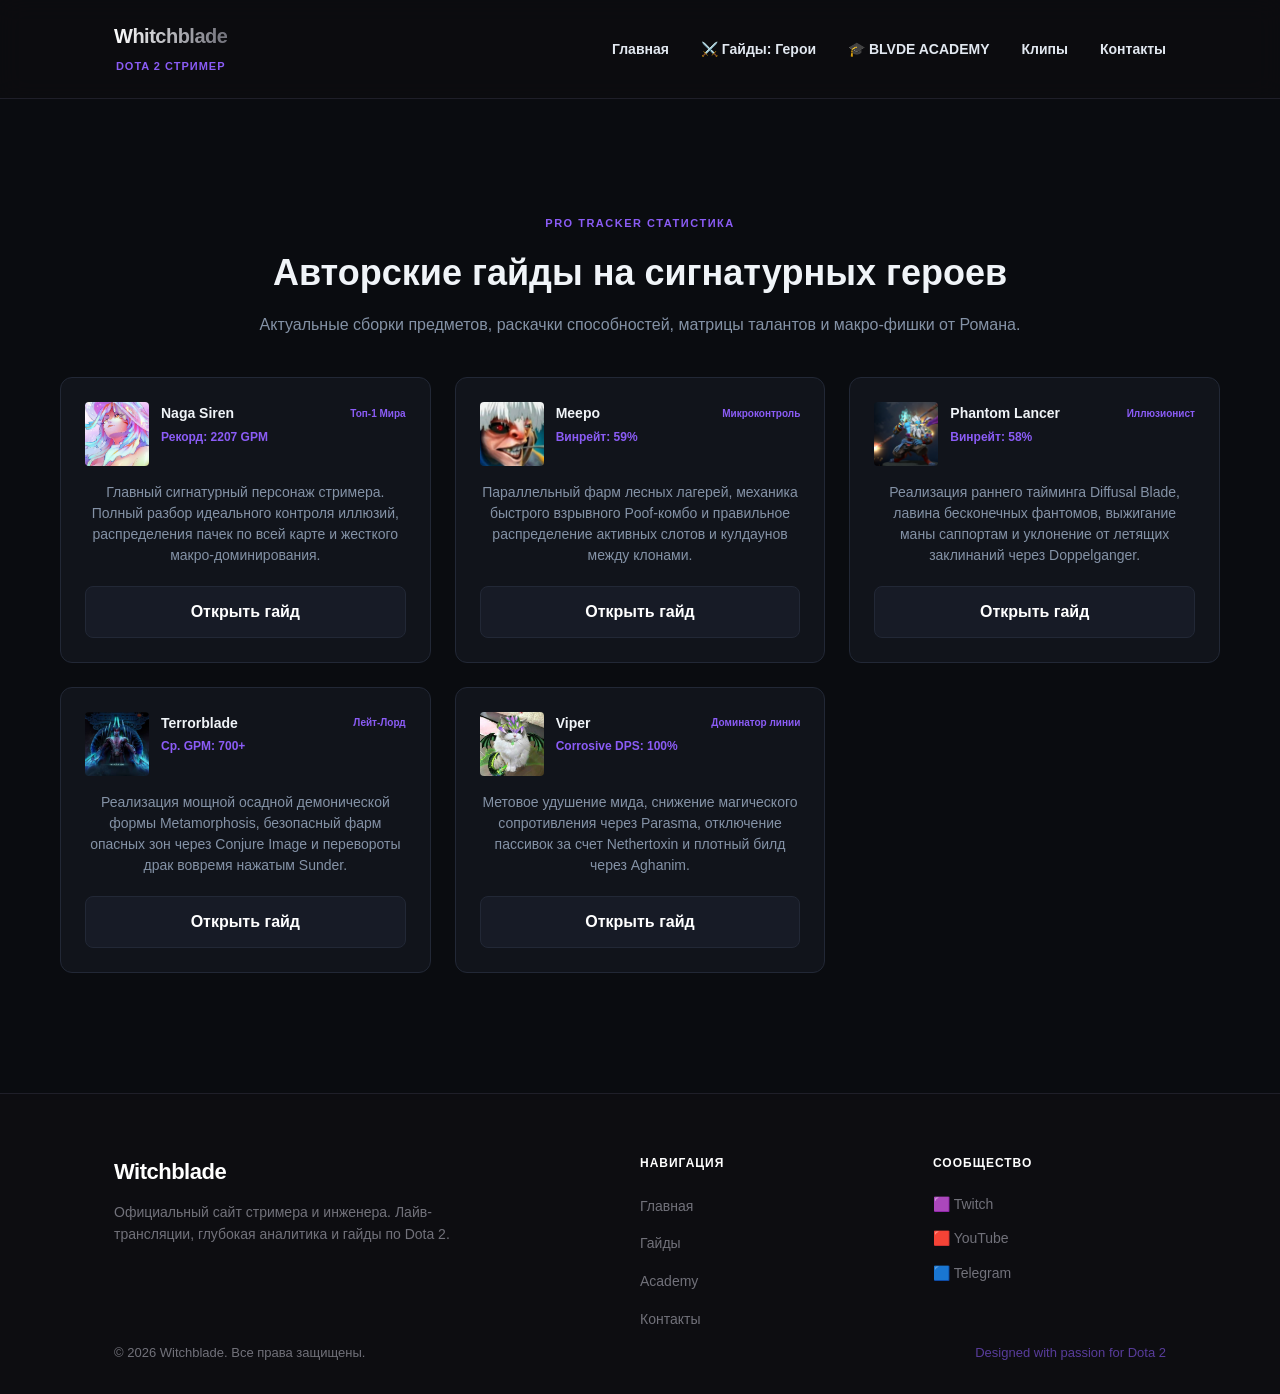
<file: all-html/heroes.html>
<!DOCTYPE html>
<html lang="ru">
<head>
  <meta charset="UTF-8" />
  <meta name="viewport" content="width=device-width, initial-scale=1" />
  <title>Гайды: Герои — Мета-разборы от Witchblvde</title>
  <link rel="stylesheet" href="../style1.css">
  <link rel="stylesheet" href="../all-css/meepo-style.css">
  <style>
    /* Стили интерактивных карточек для всех героев */
    .wb-hero-grid-item {
      display: flex; 
      flex-direction: column; 
      justify-content: space-between; 
      margin-bottom: 0;
      transition: transform 0.3s ease, border-color 0.3s ease, box-shadow 0.3s ease;
    }

    /* Эффект при наведении на ЛЮБУЮ карточку героя */
    .wb-hero-grid-item:hover {
      transform: translateY(-5px);
      border-color: var(--wb-purple) !important;
      box-shadow: 0 12px 30px rgba(0, 0, 0, 0.5), 0 0 20px rgba(139, 92, 246, 0.2);
    }

    /* Базовый стиль кнопки «Открыть гайд» */
    .wb-hero-custom-btn {
      display: block; 
      text-align: center; 
      background: var(--wb-bg-surface); 
      border: 1px solid var(--wb-border); 
      color: #fff; 
      padding: 12px; 
      border-radius: 8px; 
      text-decoration: none; 
      font-weight: 600; 
      transition: background-color 0.25s ease, border-color 0.25s ease, transform 0.1s ease;
    }

    /* Эффект изменения цвета кнопки при наведении на карточку */
    .wb-hero-grid-item:hover .wb-hero-custom-btn {
      background-color: var(--wb-purple);
      border-color: var(--wb-purple);
    }

    /* Эффект нажатия (клик) на саму кнопку */
    .wb-hero-custom-btn:active {
      transform: scale(0.98);
      background-color: #6d28d9 !important; /* Глубокий фиолетовый при клике */
      border-color: #6d28d9 !important;
    }
  </style>
</head>
<body class="wb-premium-page">

<header class="site-header" role="navigation" aria-label="Главная навигация">
  <div class="container header-container">
    <div class="brand">
      <div class="brand-text">
        <strong>Whitchblade</strong><br/>
        <span class="brand-sub">Dota 2 стример</span>
      </div>
    </div>
    <nav aria-label="Разделы сайта" class="site-nav">
      <ul>
        <li><a href="../index.html">Главная</a></li>
        <li><a href="heroes.html">⚔️ Гайды: Герои</a></li>
        <li><a href="blade-academy.html">🎓 BLVDE ACADEMY</a></li>
        <li><a href="../index.html#clips">Клипы</a></li>
        <li><a href="../index.html#contacts">Контакты</a></li>
      </ul>
    </nav>
  </div>
</header>

<main class="wb-main-container">
  
  <div style="margin-bottom: 40px; text-align: center;">
    <span class="wb-category-tag">Pro Tracker Статистика</span>
    <h1 style="font-size: 36px; font-weight: 800; margin: 10px 0;">Авторские гайды на сигнатурных героев</h1>
    <p class="wb-hero-lead">Актуальные сборки предметов, раскачки способностей, матрицы талантов и макро-фишки от Романа.</p>
  </div>

  <div class="wb-skills-dashboard" style="grid-template-columns: repeat(auto-fit, minmax(280px, 1fr)); gap: 24px;">

    <!-- Карточка 1: Naga Siren -->
    <div class="wb-section wb-hero-grid-item">
      <div class="wb-skill-card" style="background: transparent; padding: 0; margin-bottom: 16px;">
        <img src="../all_photo1/naga_avatar.jpg" alt="Naga Siren" class="wb-skill-thumb" style="width: 64px; height: 64px;">
        <div class="wb-skill-info" style="width: 100%;">
          <h4>Naga Siren <span class="wb-priority-ult">Топ-1 Мира</span></h4>
          <p style="color: var(--wb-purple); font-weight: 700; margin-top: 4px;">Рекорд: 2207 GPM</p>
        </div>
      </div>
      <p style="font-size: 14px; color: var(--wb-text-muted); line-height: 1.5; margin-bottom: 20px;">Главный сигнатурный персонаж стримера. Полный разбор идеального контроля иллюзий, распределения пачек по всей карте и жесткого макро-доминирования.</p>
      <a href="naga.html" class="wb-hero-custom-btn">Открыть гайд</a>
    </div>

    <!-- Карточка 2: Meepo -->
    <div class="wb-section wb-hero-grid-item">
      <div class="wb-skill-card" style="background: transparent; padding: 0; margin-bottom: 16px;">
        <img src="../all_photo1/meepo_avatar.jpg" alt="Meepo" class="wb-skill-thumb" style="width: 64px; height: 64px;">
        <div class="wb-skill-info" style="width: 100%;">
          <h4>Meepo <span class="wb-priority-high">Микроконтроль</span></h4>
          <p style="color: var(--wb-purple); font-weight: 700; margin-top: 4px;">Винрейт: 59%</p>
        </div>
      </div>
      <p style="font-size: 14px; color: var(--wb-text-muted); line-height: 1.5; margin-bottom: 20px;">Параллельный фарм лесных лагерей, механика быстрого взрывного Poof-комбо и правильное распределение активных слотов и кулдаунов между клонами.</p>
      <a href="meepo.html" class="wb-hero-custom-btn">Открыть гайд</a>
    </div>

    <!-- Карточка 3: Phantom Lancer -->
    <div class="wb-section wb-hero-grid-item">
      <div class="wb-skill-card" style="background: transparent; padding: 0; margin-bottom: 16px;">
        <img src="../all_photo1/phantom_lancer_avatar.jpg" alt="Phantom Lancer" class="wb-skill-thumb" style="width: 64px; height: 64px;">
        <div class="wb-skill-info" style="width: 100%;">
          <h4>Phantom Lancer <span class="wb-priority-high">Иллюзионист</span></h4>
          <p style="color: var(--wb-purple); font-weight: 700; margin-top: 4px;">Винрейт: 58%</p>
        </div>
      </div>
      <p style="font-size: 14px; color: var(--wb-text-muted); line-height: 1.5; margin-bottom: 20px;">Реализация раннего тайминга Diffusal Blade, лавина бесконечных фантомов, выжигание маны саппортам и уклонение от летящих заклинаний через Doppelganger.</p>
      <a href="phantom-lancer.html" class="wb-hero-custom-btn">Открыть гайд</a>
    </div>

    <!-- Карточка 4: Terrorblade -->
    <div class="wb-section wb-hero-grid-item">
      <div class="wb-skill-card" style="background: transparent; padding: 0; margin-bottom: 16px;">
        <img src="../all_photo1/terrorblade_avatar.jpg" alt="Terrorblade" class="wb-skill-thumb" style="width: 64px; height: 64px;">
        <div class="wb-skill-info" style="width: 100%;">
          <h4>Terrorblade <span class="wb-priority-high">Лейт-Лорд</span></h4>
          <p style="color: var(--wb-purple); font-weight: 700; margin-top: 4px;">Ср. GPM: 700+</p>
        </div>
      </div>
      <p style="font-size: 14px; color: var(--wb-text-muted); line-height: 1.5; margin-bottom: 20px;">Реализация мощной осадной демонической формы Metamorphosis, безопасный фарм опасных зон через Conjure Image и перевороты драк вовремя нажатым Sunder.</p>
      <a href="terrorblade.html" class="wb-hero-custom-btn">Открыть гайд</a>
    </div>

    <!-- Карточка 5: Viper -->
    <div class="wb-section wb-hero-grid-item">
      <div class="wb-skill-card" style="background: transparent; padding: 0; margin-bottom: 16px;">
        <img src="../all_photo1/viper_avatar.jpg" alt="Viper" class="wb-skill-thumb" style="width: 64px; height: 64px;">
        <div class="wb-skill-info" style="width: 100%;">
          <h4>Viper <span class="wb-priority-high">Доминатор линии</span></h4>
          <p style="color: var(--wb-purple); font-weight: 700; margin-top: 4px;">Corrosive DPS: 100%</p>
        </div>
      </div>
      <p style="font-size: 14px; color: var(--wb-text-muted); line-height: 1.5; margin-bottom: 20px;">Метовое удушение мида, снижение магического сопротивления через Parasma, отключение пассивок за счет Nethertoxin и плотный билд через Aghanim.</p>
      <a href="viper.html" class="wb-hero-custom-btn">Открыть гайд</a>
    </div>

  </div>
</main>

<footer class="site-footer">
  <div class="container footer-container">
    <div class="footer-brand">
      <span class="footer-title">Witchblade</span>
      <p class="footer-description">Официальный сайт стримера и инженера. Лайв-трансляции, глубокая аналитика и гайды по Dota 2.</p>
    </div>
      <div class="footer-nav">
      <span class="footer-heading">Навигация</span>
      <ul>
        <li><a href="#home">Главная</a></li>
        <li><a href="all-html/heroes.html">Гайды</a></li>
        <li><a href="all-html/blade-academy.html">Academy</a></li>
        <li><a href="#contacts">Контакты</a></li>
      </ul>
    </div>

    <div class="footer-socials">
      <span class="footer-heading">Сообщество</span>
      <div class="social-links">
        <a href="https://twitch.tv" target="_blank" rel="noopener noreferrer">🟪 Twitch</a>
        <a href="https://youtube.com" target="_blank" rel="noopener noreferrer">🟥 YouTube</a>
        <a href="https://telegram.org" target="_blank" rel="noopener noreferrer">🟦 Telegram</a>
      </div>
    </div>
  </div>
    <div class="footer-bottom-container">
      <p>&copy; 2026 Witchblade. Все права защищены.</p>
      <p class="footer-credit">Designed with passion for Dota 2</p>
    </div>

  </div>
</footer>

</body>
</html>
</file>
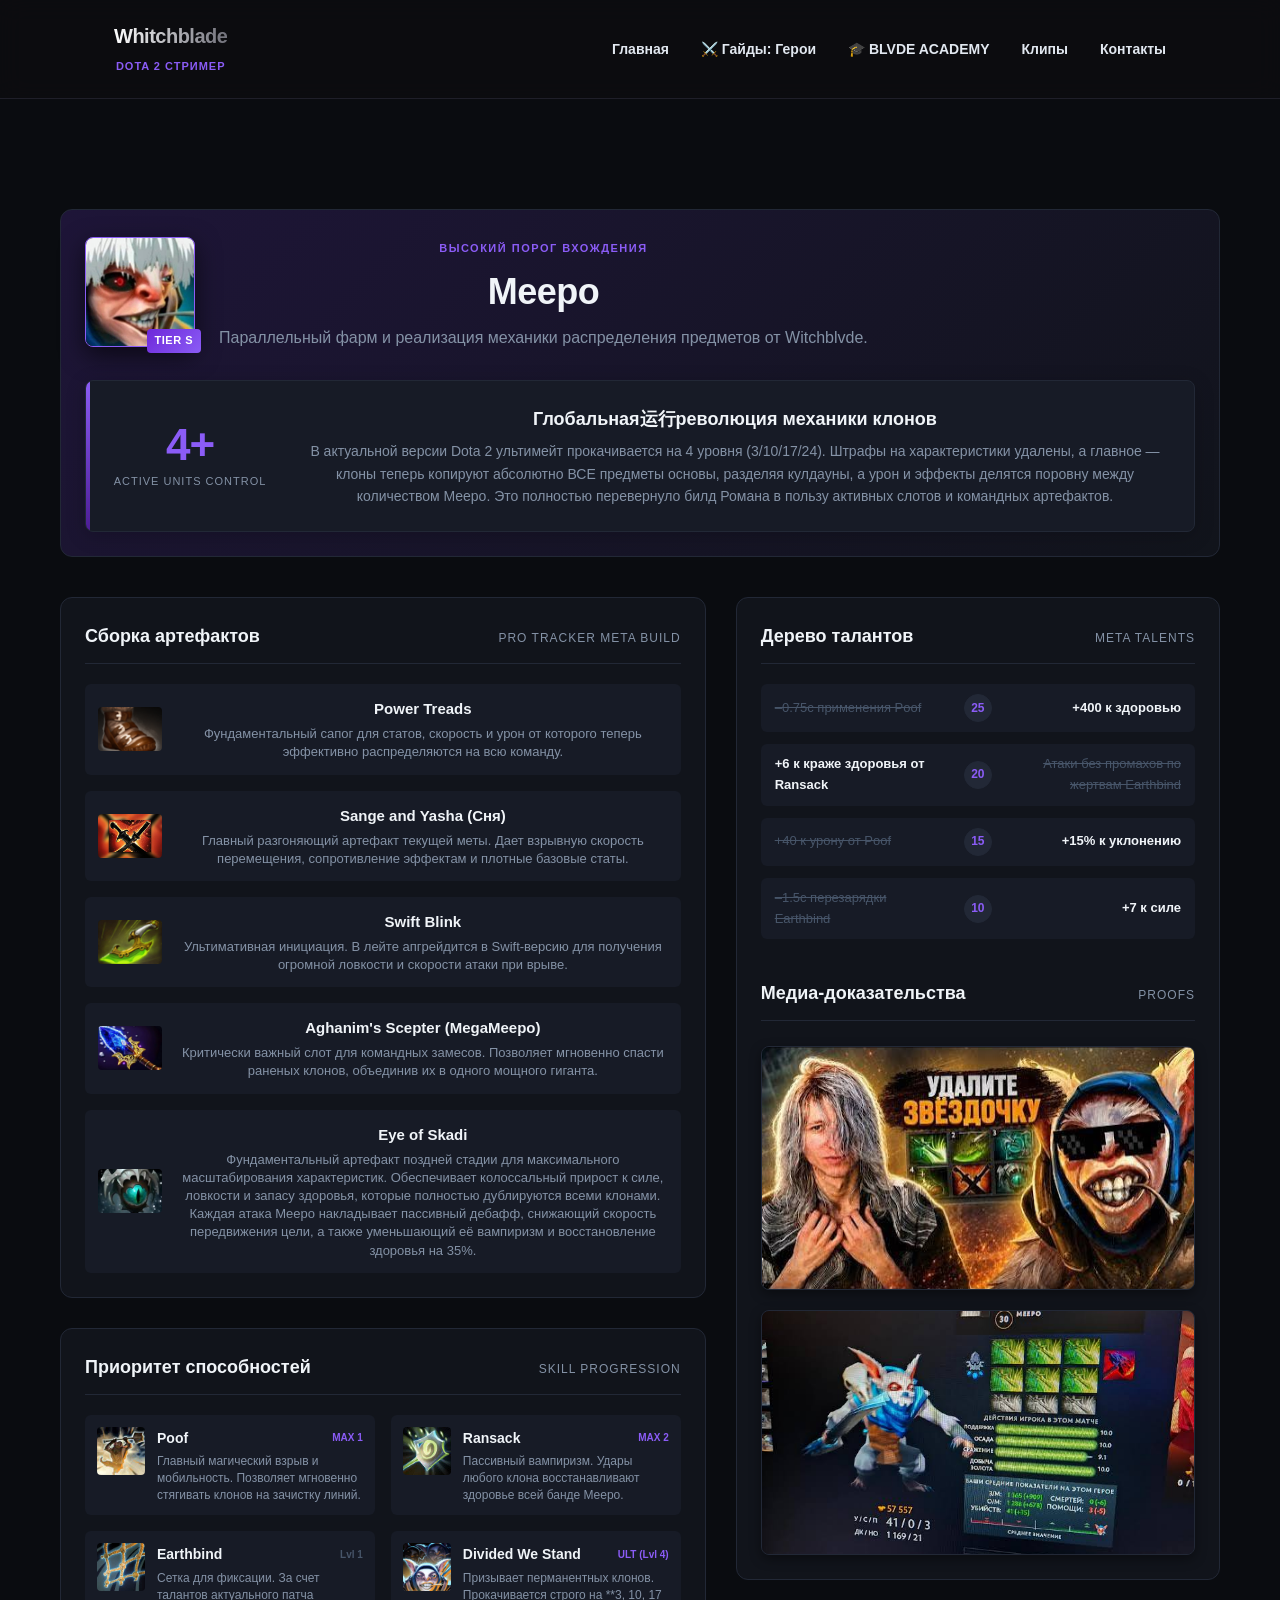
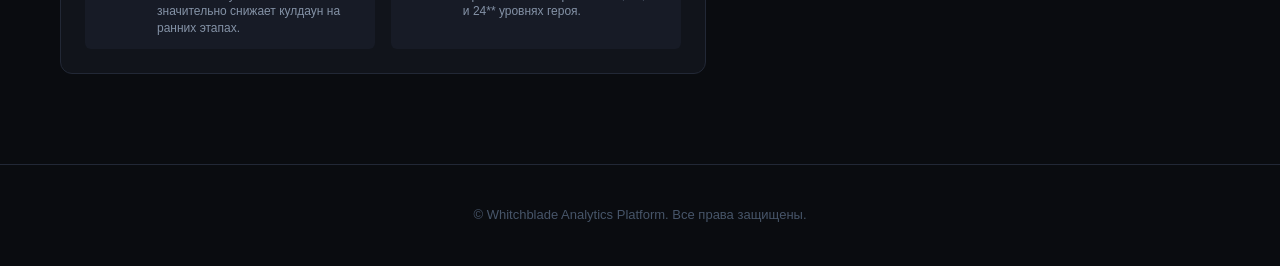
<file: all-html/meepo.html>
<!DOCTYPE html>
<html lang="ru">
<head>
  <meta charset="UTF-8" />
  <meta name="viewport" content="width=device-width, initial-scale=1" />
  <title>Meepo — Микроконтроль и Темп от Witchblvde</title>
  <link rel="stylesheet" href="../style1.css">
  <link rel="stylesheet" href="../all-css/meepo-style.css">
</head>
<body class="wb-premium-page">

<header class="site-header" role="navigation" aria-label="Главная навигация">
  <div class="container header-container">
    <div class="brand">
      <div class="brand-text">
        <strong>Whitchblade</strong><br/>
        <span class="brand-sub">Dota 2 стример</span>
      </div>
    </div>
    <nav aria-label="Разделы сайта" class="site-nav">
      <ul>
        <li><a href="../index.html">Главная</a></li>
        <li><a href="heroes.html">⚔️ Гайды: Герои</a></li>
        <li><a href="blade-academy.html">🎓 BLVDE ACADEMY</a></li>
        <li><a href="../index.html#clips">Клипы</a></li>
        <li><a href="../index.html#contacts">Контакты</a></li>
      </ul>
    </nav>
  </div>
</header>

<main class="wb-main-container">
  
  <section class="wb-hero-profile">
    <div class="wb-profile-header">
      <div class="wb-hero-avatar-container">
        <img src="../all_photo1/meepo_avatar.jpg" alt="Meepo Icon" class="wb-hero-avatar" />
        <span class="wb-badge-tier">Tier S</span>
      </div>
      <div class="wb-hero-meta">
        <span class="wb-category-tag">Высокий порог вхождения</span>
        <h1>Meepo</h1>
        <p class="wb-hero-lead">Параллельный фарм и реализация механики распределения предметов от Witchblvde.</p>
      </div>
    </div>

    <div class="wb-analytics-card">
      <div class="wb-analytics-accent"></div>
      <div class="wb-analytics-content">
        <div class="wb-metric-group">
          <span class="wb-metric-val">4+</span>
          <span class="wb-metric-lbl">ACTIVE UNITS CONTROL</span>
        </div>
        <div class="wb-metric-text">
          <h3>Глобальная运行революция механики клонов</h3>
          <p>В актуальной версии Dota 2 ультимейт прокачивается на 4 уровня (3/10/17/24). Штрафы на характеристики удалены, а главное — клоны теперь копируют абсолютно ВСЕ предметы основы, разделяя кулдауны, а урон и эффекты делятся поровну между количеством Meepo. Это полностью перевернуло билд Романа в пользу активных слотов и командных артефактов.</p>
        </div>
      </div>
    </div>
  </section>

  <div class="wb-guide-layout">

    <div class="wb-layout-main">
      <section class="wb-section">
        <h2 class="wb-section-title">Сборка артефактов <span class="wb-title-sub">Pro Tracker Meta Build</span></h2>
        <div class="wb-item-dashboard">
          
          <div class="wb-item-row">
            <div class="wb-item-img-box"><img src="../all_photo1/item_pt.jpg" alt="Power Treads"></div>
            <div class="wb-item-details">
              <h4>Power Treads</h4>
              <p>Фундаментальный сапог для статов, скорость и урон от которого теперь эффективно распределяются на всю команду.</p>
            </div>
          </div>

          <div class="wb-item-row">
            <div class="wb-item-img-box"><img src="../all_photo1/item_sange_yasha.jpg" alt="Sange and Yasha"></div>
            <div class="wb-item-details">
              <h4>Sange and Yasha (Сня)</h4>
              <p>Главный разгоняющий артефакт текущей меты. Дает взрывную скорость перемещения, сопротивление эффектам и плотные базовые статы.</p>
            </div>
          </div>

          <div class="wb-item-row">
            <div class="wb-item-img-box"><img src="../all_photo1/item_blink.jpg" alt="Blink Dagger / Swift Blink"></div>
            <div class="wb-item-details">
              <h4>Swift Blink</h4>
              <p>Ультимативная инициация. В лейте апгрейдится в Swift-версию для получения огромной ловкости и скорости атаки при врыве.</p>
            </div>
          </div>

          <div class="wb-item-row">
            <div class="wb-item-img-box"><img src="../all_photo1/item_aghanim.jpg" alt="Aghanim's Scepter"></div>
            <div class="wb-item-details">
              <h4>Aghanim's Scepter (MegaMeepo)</h4>
              <p>Критически важный слот для командных замесов. Позволяет мгновенно спасти раненых клонов, объединив их в одного мощного гиганта.</p>
            </div>
          </div>

          <div class="wb-item-row">
            <div class="wb-item-img-box"><img src="../all_photo1/item_skadi.jpg" alt="Eye of Skadi"></div>
            <div class="wb-item-details">
              <h4>Eye of Skadi</h4>
              <p>Фундаментальный артефакт поздней стадии для максимального масштабирования характеристик. Обеспечивает колоссальный прирост к силе, ловкости и запасу здоровья, которые полностью дублируются всеми клонами. Каждая атака Meepo накладывает пассивный дебафф, снижающий скорость передвижения цели, а также уменьшающий её вампиризм и восстановление здоровья на 35%.</p>
            </div>
          </div>

        </div>
      </section>

      <section class="wb-section">
        <h2 class="wb-section-title">Приоритет способностей <span class="wb-title-sub">Skill Progression</span></h2>
        <div class="wb-skills-dashboard">
          
          <div class="wb-skill-card">
            <img src="../all_photo1/meepo_skill_poof.jpg" alt="Poof" class="wb-skill-thumb">
            <div class="wb-skill-info">
              <h4>Poof <span class="wb-priority-high">MAX 1</span></h4>
              <p>Главный магический взрыв и мобильность. Позволяет мгновенно стягивать клонов на зачистку линий.</p>
            </div>
          </div>

          <div class="wb-skill-card">
            <img src="../all_photo1/meepo_skill_ransack.jpg" alt="Ransack" class="wb-skill-thumb">
            <div class="wb-skill-info">
              <h4>Ransack <span class="wb-priority-high">MAX 2</span></h4>
              <p>Пассивный вампиризм. Удары любого клона восстанавливают здоровье всей банде Meepo.</p>
            </div>
          </div>

          <div class="wb-skill-card">
            <img src="../all_photo1/meepo_skill_earthbind.jpg" alt="Earthbind" class="wb-skill-thumb">
            <div class="wb-skill-info">
              <h4>Earthbind <span class="wb-priority-low">Lvl 1</span></h4>
              <p>Сетка для фиксации. За счет талантов актуального патча значительно снижает кулдаун на ранних этапах.</p>
            </div>
          </div>

          <div class="wb-skill-card">
            <img src="../all_photo1/meepo_skill_divided.jpg" alt="Divided We Stand" class="wb-skill-thumb">
            <div class="wb-skill-info">
              <h4>Divided We Stand <span class="wb-priority-ult">ULT (Lvl 4)</span></h4>
              <p>Призывает перманентных клонов. Прокачивается строго на **3, 10, 17 и 24** уровнях героя.</p>
            </div>
          </div>

        </div>
      </section>
    </div>

    <!-- Правая колонка -->
    <div class="wb-layout-sidebar">
      
      <section class="wb-section">
        <h2 class="wb-section-title">Дерево талантов <span class="wb-title-sub">Meta Talents</span></h2>
        <div class="wb-talents-matrix">
          
          <div class="wb-talent-tier">
              <span class="wb-talent-option disabled">–0.75с применения Poof</span>
              <span class="wb-talent-lvl">25</span>
              <span class="wb-talent-option selected">+400 к здоровью</span>
          </div>

          <div class="wb-talent-tier">
              <span class="wb-talent-option selected">+6 к краже здоровья от Ransack</span>
              <span class="wb-talent-lvl">20</span>
              <span class="wb-talent-option disabled">Атаки без промахов по жертвам Earthbind</span>
          </div>

          <div class="wb-talent-tier">
              <span class="wb-talent-option disabled">+40 к урону от Poof</span>
              <span class="wb-talent-lvl">15</span>
              <span class="wb-talent-option selected">+15% к уклонению</span>
          </div>

          <div class="wb-talent-tier">
              <span class="wb-talent-option disabled">–1.5с перезарядки Earthbind</span>
              <span class="wb-talent-lvl">10</span>
              <span class="wb-talent-option selected">+7 к силе</span>
          </div>

        </div>

        <h2 class="wb-section-title" style="margin-top: 40px;">Медиа-доказательства <span class="wb-title-sub">Proofs</span></h2>
        <div class="wb-proofs-gallery">
          <div class="wb-proof-item">
            <img src="../all_photo1/meepo_match_screenshot.jpg" alt="Статистика матча на Meepo" class="wb-zoomable-img" />
            <div class="wb-proof-overlay"><span>Уничтожение темпом</span></div>
          </div>
          <div class="wb-proof-item">
            <img src="../all_photo1/meepo_networth_graph.jpg" alt="График нетворса" class="wb-zoomable-img" />
            <div class="wb-proof-overlay"><span>Идеальный график золота</span></div>
          </div>
        </div>
      </section>

    </div>
  </div>
</main>

<div id="wb-lightbox" class="wb-lightbox-modal">
  <span class="wb-lightbox-close">&times;</span>
  <img class="wb-lightbox-content" id="wb-lightbox-img" alt="Увеличенное изображение">
</div>

<footer class="wb-premium-footer">
  <p>© Whitchblade Analytics Platform. Все права защищены.</p>
</footer>

<script>
document.addEventListener('DOMContentLoaded', () => {
  const lightbox = document.getElementById('wb-lightbox');
  const lightboxImg = document.getElementById('wb-lightbox-img');
  const closeBtn = document.querySelector('.wb-lightbox-close');
  const zoomableImages = document.querySelectorAll('.wb-zoomable-img');

  // Открытие лайтбокса при клике на изображение
  zoomableImages.forEach(img => {
    img.addEventListener('click', () => {
      lightbox.style.display = 'flex';
      lightboxImg.src = img.src;
      document.body.style.overflow = 'hidden';
    });
  });

  if (closeBtn) {
    closeBtn.addEventListener('click', () => {
      lightbox.style.display = 'none';
      document.body.style.overflow = 'auto';
    });
  }

  lightbox.addEventListener('click', (e) => {
    if (e.target === lightbox) {
      lightbox.style.display = 'none';
      document.body.style.overflow = 'auto'; 
    }
  });
});
</script>
</file>
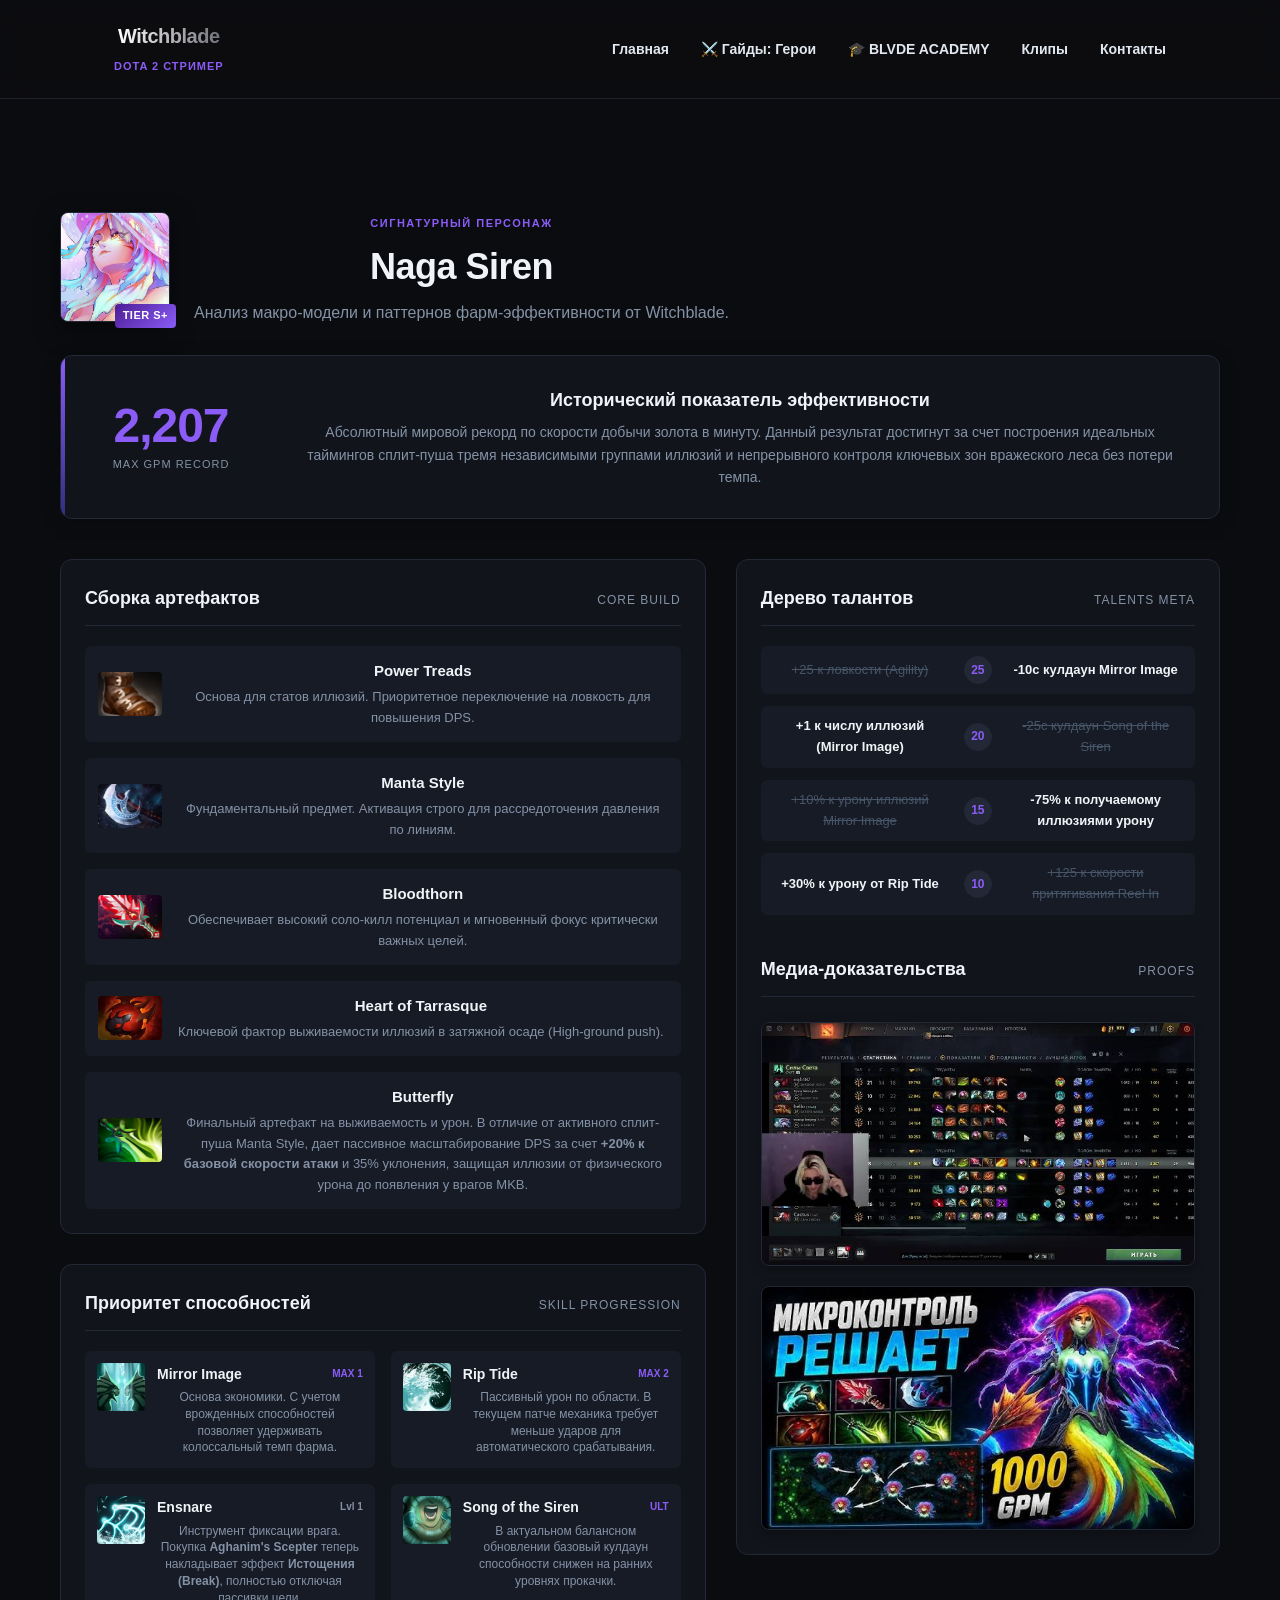
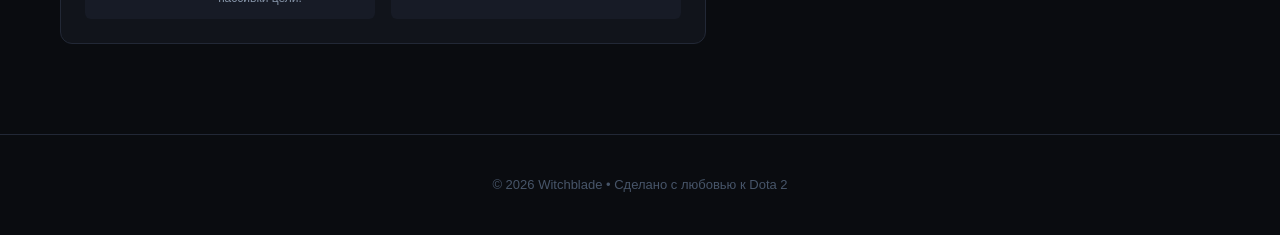
<file: all-html/naga.html>
<!DOCTYPE html>
<html lang="ru">
<head>
  <meta charset="UTF-8" />
  <meta name="viewport" content="width=device-width, initial-scale=1" />
  <title>Naga Siren — Стратегический анализ Witchblade</title>
  <link rel="stylesheet" href="../style1.css">
  <link rel="stylesheet" href="../all-css/naga-style.css">
</head>
<body class="wb-premium-page">

<header class="site-header">
  <div class="container header-container">
    <div class="brand">
      <a href="../index.html" class="brand-link" style="text-decoration: none; color: inherit;">
        <div class="brand-text">
          <strong>Witchblade</strong><br/>
          <span class="brand-sub">Dota 2 стример</span>
        </div>
      </a>
    </div>
    <nav aria-label="Разделы сайта" class="site-nav">
      <ul>
        <li><a href="../index.html#home">Главная</a></li>
        <li><a href="heroes.html">⚔️ Гайды: Герои</a></li>
        <li><a href="blade-academy.html">🎓 BLVDE ACADEMY</a></li>
        <li><a href="../index.html#clips">Клипы</a></li>
        <li><a href="../index.html#contacts">Контакты</a></li>
      </ul>
    </nav>
  </div>
</header>

<main class="wb-main-container">
  
  <section class="wb-hero-profile">
    <div class="wb-profile-header">
      <div class="wb-hero-avatar-container">
        <img src="../all_photo1/naga_avatar.jpg" alt="Naga Siren Icon" class="wb-hero-avatar" />
        <span class="wb-badge-tier">Tier S+</span>
      </div>
      <div class="wb-hero-meta">
        <span class="wb-category-tag">Сигнатурный персонаж</span>
        <h1>Naga Siren</h1>
        <p class="wb-hero-lead">Анализ макро-модели и паттернов фарм-эффективности от Witchblade.</p>
      </div>
    </div>

    <div class="wb-analytics-card">
      <div class="wb-analytics-accent"></div>
      <div class="wb-analytics-content">
        <div class="wb-metric-group">
          <span class="wb-metric-val">2,207</span>
          <span class="wb-metric-lbl">MAX GPM RECORD</span>
        </div>
        <div class="wb-metric-text">
          <h3>Исторический показатель эффективности</h3>
          <p>Абсолютный мировой рекорд по скорости добычи золота в минуту. Данный результат достигнут за счет построения идеальных таймингов сплит-пуша тремя независимыми группами иллюзий и непрерывного контроля ключевых зон вражеского леса без потери темпа.</p>
        </div>
      </div>
    </div>
  </section>

  <div class="wb-guide-layout">
    <div class="wb-layout-main">
      
      <section class="wb-section">
        <h2 class="wb-section-title">Сборка артефактов <span class="wb-title-sub">Core Build</span></h2>
        <div class="wb-item-dashboard">
          
          <div class="wb-item-row">
            <div class="wb-item-img-box"><img src="../all_photo1/item_pt.jpg" alt="Power Treads"></div>
            <div class="wb-item-details">
              <h4>Power Treads</h4>
              <p>Основа для статов иллюзий. Приоритетное переключение на ловкость для повышения DPS.</p>
            </div>
          </div>

          <div class="wb-item-row">
            <div class="wb-item-img-box"><img src="../all_photo1/item_manta.jpg" alt="Manta Style"></div>
            <div class="wb-item-details">
              <h4>Manta Style</h4>
              <p>Фундаментальный предмет. Активация строго для рассредоточения давления по линиям.</p>
            </div>
          </div>

          <div class="wb-item-row">
            <div class="wb-item-img-box"><img src="../all_photo1/item_orchid.jpg" alt="Bloodthorn"></div>
            <div class="wb-item-details">
              <h4>Bloodthorn</h4>
              <p>Обеспечивает высокий соло-килл потенциал и мгновенный фокус критически важных целей.</p>
            </div>
          </div>

          <div class="wb-item-row">
            <div class="wb-item-img-box"><img src="../all_photo1/item_heart.jpg" alt="Heart of Tarrasque"></div>
            <div class="wb-item-details">
              <h4>Heart of Tarrasque</h4>
              <p>Ключевой фактор выживаемости иллюзий в затяжной осаде (High-ground push).</p>
            </div>
          </div>

          <div class="wb-item-row">
            <div class="wb-item-img-box"><img src="../all_photo1/item_butterfly.jpg" alt="Butterfly"></div>
            <div class="wb-item-details">
              <h4>Butterfly</h4>
              <p>Финальный артефакт на выживаемость и урон. В отличие от активного сплит-пуша Manta Style, дает пассивное масштабирование DPS за счет <strong>+20% к базовой скорости атаки</strong> и 35% уклонения, защищая иллюзии от физического урона до появления у врагов MKB.</p>
            </div>
          </div>
        </div>
      </section>

      <section class="wb-section">
        <h2 class="wb-section-title">Приоритет способностей <span class="wb-title-sub">Skill Progression</span></h2>
        <div class="wb-skills-dashboard">
          
          <div class="wb-skill-card">
            <img src="../all_photo1/skill1.jpg" alt="Mirror Image" class="wb-skill-thumb">
            <div class="wb-skill-info">
              <h4>Mirror Image <span class="wb-priority-high">MAX 1</span></h4>
              <p>Основа экономики. С учетом врожденных способностей позволяет удерживать колоссальный темп фарма.</p>
            </div>
          </div>

          <div class="wb-skill-card">
            <img src="../all_photo1/skill3.jpg" alt="Rip Tide" class="wb-skill-thumb">
            <div class="wb-skill-info">
              <h4>Rip Tide <span class="wb-priority-high">MAX 2</span></h4>
              <p>Пассивный урон по области. В текущем патче механика требует меньше ударов для автоматического срабатывания.</p>
            </div>
          </div>

          <div class="wb-skill-card">
            <img src="../all_photo1/skill2.jpg" alt="Ensnare" class="wb-skill-thumb">
            <div class="wb-skill-info">
              <h4>Ensnare <span class="wb-priority-low">Lvl 1</span></h4>
              <p>Инструмент фиксации врага. Покупка <strong>Aghanim's Scepter</strong> теперь накладывает эффект <strong>Истощения (Break)</strong>, полностью отключая пассивки цели.</p>
            </div>
          </div>

          <div class="wb-skill-card">
            <img src="../all_photo1/skill4.jpg" alt="Song of the Siren" class="wb-skill-thumb">
            <div class="wb-skill-info">
              <h4>Song of the Siren <span class="wb-priority-ult">ULT</span></h4>
              <p>В актуальном балансном обновлении базовый кулдаун способности снижен на ранних уровнях прокачки.</p>
            </div>
          </div>

        </div>
      </section>
    </div>

    <!-- SIDEBAR PANEL -->
    <div class="wb-layout-sidebar">
      
      <section class="wb-section">
        <h2 class="wb-section-title">Дерево талантов <span class="wb-title-sub">Talents Meta</span></h2>
        <div class="wb-talents-matrix">
          
          <div class="wb-talent-tier">
            <span class="wb-talent-option disabled">+25 к ловкости (Agility)</span>
            <span class="wb-talent-lvl">25</span>
            <span class="wb-talent-option selected">-10с кулдаун Mirror Image</span>
          </div>

          <div class="wb-talent-tier">
            <span class="wb-talent-option selected">+1 к числу иллюзий (Mirror Image)</span>
            <span class="wb-talent-lvl">20</span>
            <span class="wb-talent-option disabled">-25с кулдаун Song of the Siren</span>
          </div>

          <div class="wb-talent-tier">
            <span class="wb-talent-option disabled">+10% к урону иллюзий Mirror Image</span>
            <span class="wb-talent-lvl">15</span>
            <span class="wb-talent-option selected">-75% к получаемому иллюзиями урону</span>
          </div>

          <div class="wb-talent-tier">
            <span class="wb-talent-option selected">+30% к урону от Rip Tide</span>
            <span class="wb-talent-lvl">10</span>
            <span class="wb-talent-option disabled">+125 к скорости притягивания Reel In</span>
          </div>

        </div>

        <h2 class="wb-section-title" style="margin-top: 40px;">Медиа-доказательства <span class="wb-title-sub">Proofs</span></h2>
        <div class="wb-proofs-gallery">
          <!-- Первая крупная карточка -->
          <div class="wb-proof-item">
            <img src="../all_photo1/gpm_record_screenshot.jpg" alt="Статистика матча на Naga" class="wb-zoomable-img" />
            <div class="wb-proof-overlay"><span>Рекорд по ГПМ</span></div>
          </div>
          <!-- Вторая крупная карточка под размер первой -->
          <div class="wb-proof-item">
            <img src="../all_photo1/naga_endgame_inventory.jpg" alt="График нетворса Naga" class="wb-zoomable-img" />
            <div class="wb-proof-overlay"><span>Илеальный сплит-пуш</span></div>
          </div>
        </div>
      </section>

    </div>
  </div>
</main>

<div id="wb-lightbox" class="wb-lightbox-modal">
  <span class="wb-lightbox-close">&times;</span>
  <img class="wb-lightbox-content" id="wb-lightbox-img" alt="Увеличенное фото">
</div>

<footer class="wb-premium-footer">
  &copy; 2026 Witchblade &bull; Сделано с любовью к Dota 2
</footer>

<script>
  document.addEventListener('DOMContentLoaded', () => {
    const lightbox = document.getElementById('wb-lightbox');
    const lightboxImg = document.getElementById('wb-lightbox-img');
    const closeBtn = document.querySelector('.wb-lightbox-close');
    const zoomableImages = document.querySelectorAll('.wb-zoomable-img');

    zoomableImages.forEach(img => {
      img.addEventListener('click', () => {
        lightbox.style.display = 'flex';
        lightboxImg.src = img.src;
        document.body.style.overflow = 'hidden';
      });
    });

    closeBtn.addEventListener('click', () => {
      lightbox.style.display = 'none';
      document.body.style.overflow = '';
    });

    lightbox.addEventListener('click', (e) => {
      if (e.target === lightbox) {
        lightbox.style.display = 'none';
document.body.style.overflow = '';
}
});
document.addEventListener('keydown', (e) => {
if (e.key === 'Escape' && lightbox.style.display === 'flex') {
lightbox.style.display = 'none';
document.body.style.overflow = '';
}
});
});
</file>
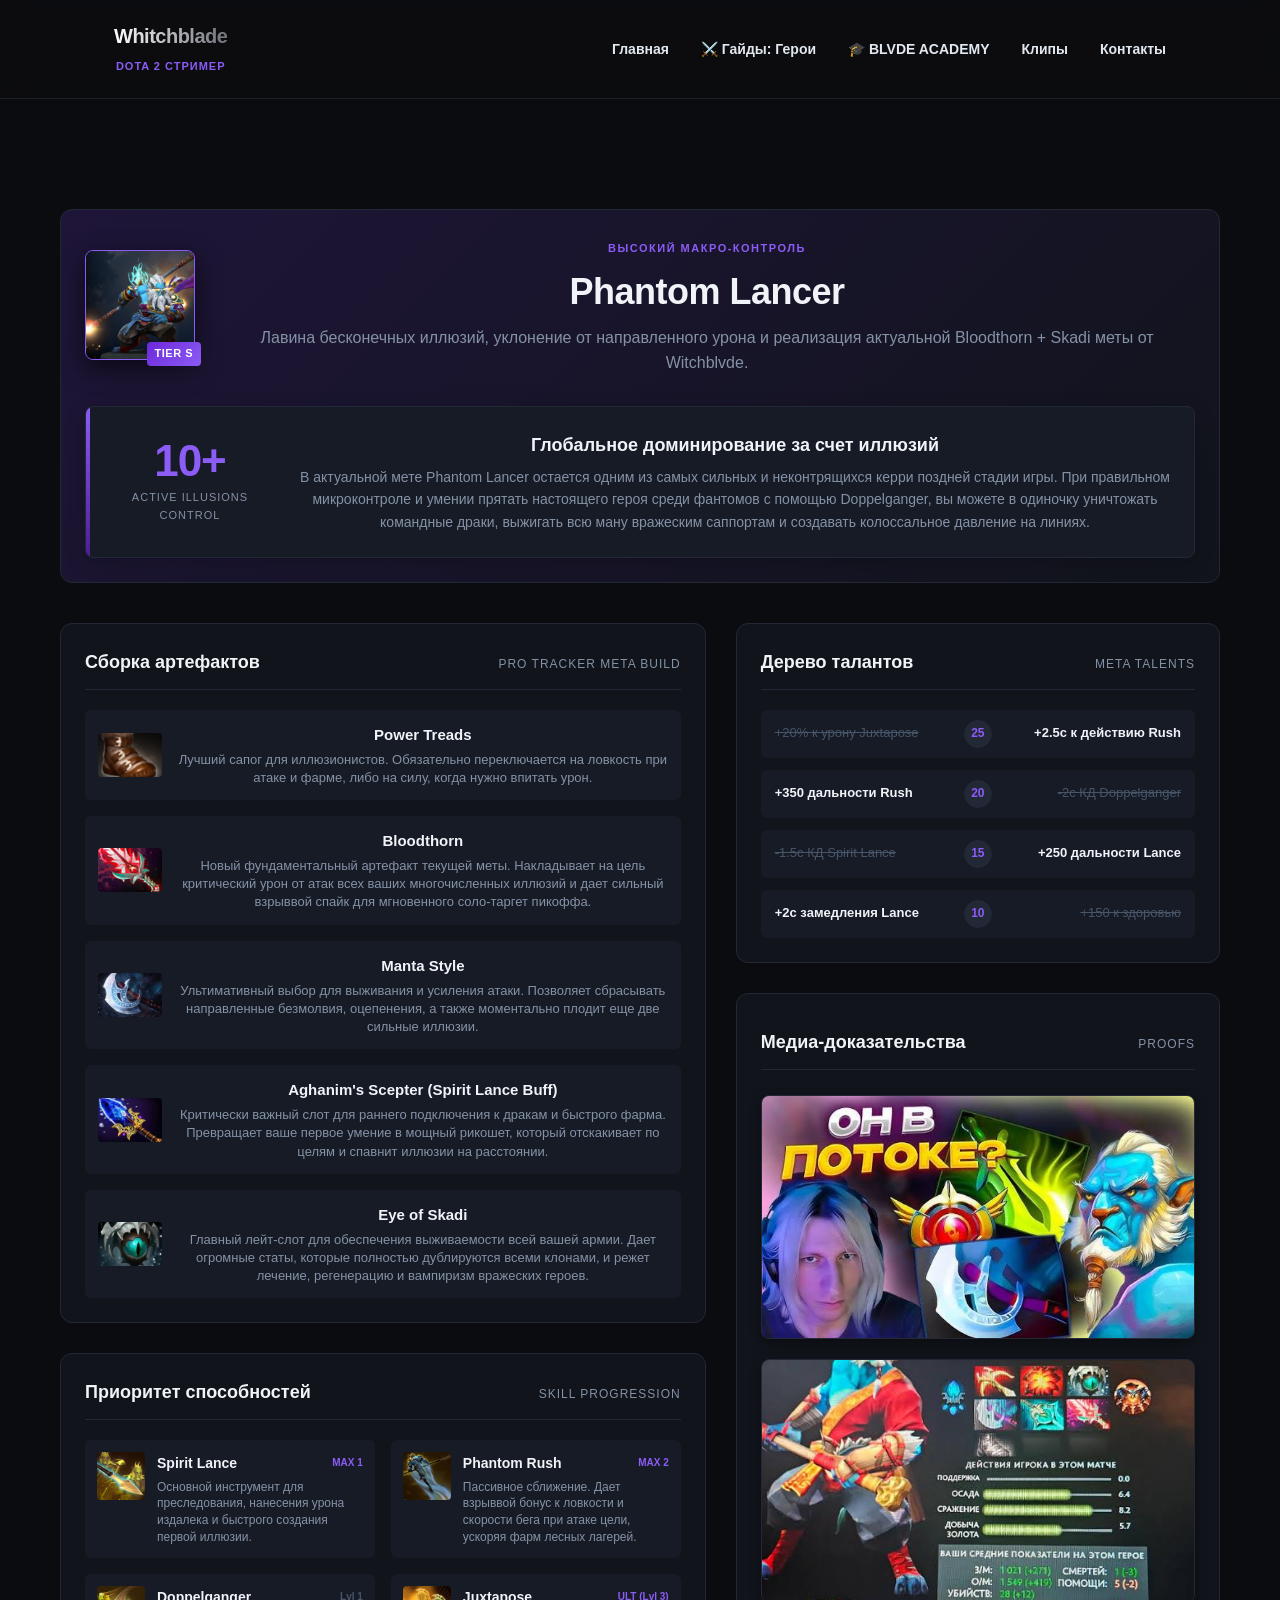
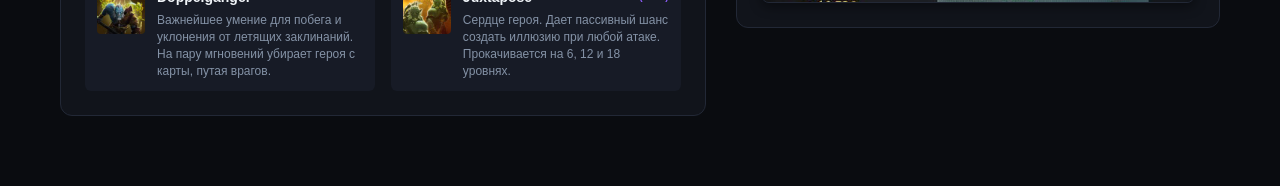
<file: all-html/phantom-lancer.html>
<!DOCTYPE html>
<html lang="ru">
<head>
  <meta charset="UTF-8" />
  <meta name="viewport" content="width=device-width, initial-scale=1" />
  <title>Phantom Lancer — Бесконечные Иллюзии от Witchblvde</title>
  <link rel="stylesheet" href="../style1.css">
  <link rel="stylesheet" href="../all-css/meepo-style.css">
</head>
<body class="wb-premium-page">

<header class="site-header" role="navigation" aria-label="Главная навигация">
  <div class="container header-container">
    <div class="brand">
      <a href="../index.html" class="brand-link" style="text-decoration: none; display: block; color: inherit;">
        <div class="brand-text">
          <strong>Whitchblade</strong><br/>
          <span class="brand-sub">Dota 2 стример</span>
        </div>
      </a>
    </div>
    <nav aria-label="Разделы сайта" class="site-nav">
      <ul>
        <li><a href="../index.html">Главная</a></li>
        <li><a href="heroes.html">⚔️ Гайды: Герои</a></li>
        <li><a href="blade-academy.html">🎓 BLVDE ACADEMY</a></li>
        <li><a href="../index.html#clips">Клипы</a></li>
        <li><a href="../index.html#contacts">Контакты</a></li>
      </ul>
    </nav>
  </div>
</header>

<main class="wb-main-container">
  
  <section class="wb-hero-profile">
    <div class="wb-profile-header">
      <div class="wb-hero-avatar-container">
        <img src="../all_photo1/phantom_lancer_avatar.jpg" alt="Phantom Lancer Icon" class="wb-hero-avatar" />
        <span class="wb-badge-tier">Tier S</span>
      </div>
      <div class="wb-hero-meta">
        <span class="wb-category-tag">Высокий макро-контроль</span>
        <h1>Phantom Lancer</h1>
        <p class="wb-hero-lead">Лавина бесконечных иллюзий, уклонение от направленного урона и реализация актуальной Bloodthorn + Skadi меты от Witchblvde.</p>
      </div>
    </div>

    <div class="wb-analytics-card">
      <div class="wb-analytics-accent"></div>
      <div class="wb-analytics-content">
        <div class="wb-metric-group">
          <span class="wb-metric-val">10+</span>
          <span class="wb-metric-lbl">ACTIVE ILLUSIONS CONTROL</span>
        </div>
        <div class="wb-metric-text">
          <h3>Глобальное доминирование за счет иллюзий</h3>
          <p>В актуальной мете Phantom Lancer остается одним из самых сильных и неконтрящихся керри поздней стадии игры. При правильном микроконтроле и умении прятать настоящего героя среди фантомов с помощью Doppelganger, вы можете в одиночку уничтожать командные драки, выжигать всю ману вражеским саппортам и создавать колоссальное давление на линиях.</p>
        </div>
      </div>
    </div>
  </section>

  <div class="wb-guide-layout">
    <div class="wb-layout-main">
      
      <!-- Сборка артефактов -->
      <section class="wb-section">
        <h2 class="wb-section-title">Сборка артефактов <span class="wb-title-sub">Pro Tracker Meta Build</span></h2>
        <div class="wb-item-dashboard">
          
          <div class="wb-item-row">
            <div class="wb-item-img-box"><img src="../all_photo1/item_pt.jpg" alt="Power Treads"></div>
            <div class="wb-item-details">
              <h4>Power Treads</h4>
              <p>Лучший сапог для иллюзионистов. Обязательно переключается на ловкость при атаке и фарме, либо на силу, когда нужно впитать урон.</p>
            </div>
          </div>

          <div class="wb-item-row">
            <div class="wb-item-img-box"><img src="../all_photo1/item_orchid.jpg" alt="Bloodthorn"></div>
            <div class="wb-item-details">
              <h4>Bloodthorn</h4>
              <p>Новый фундаментальный артефакт текущей меты. Накладывает на цель критический урон от атак всех ваших многочисленных иллюзий и дает сильный взрыввой спайк для мгновенного соло-таргет пикоффа.</p>
            </div>
          </div>

          <div class="wb-item-row">
            <div class="wb-item-img-box"><img src="../all_photo1/item_manta.jpg" alt="Manta Style"></div>
            <div class="wb-item-details">
              <h4>Manta Style</h4>
              <p>Ультимативный выбор для выживания и усиления атаки. Позволяет сбрасывать направленные безмолвия, оцепенения, а также моментально плодит еще две сильные иллюзии.</p>
            </div>
          </div>

          <div class="wb-item-row">
            <div class="wb-item-img-box"><img src="../all_photo1/item_aghanim.jpg" alt="Aghanim's Scepter"></div>
            <div class="wb-item-details">
              <h4>Aghanim's Scepter (Spirit Lance Buff)</h4>
              <p>Критически важный слот для раннего подключения к дракам и быстрого фарма. Превращает ваше первое умение в мощный рикошет, который отскакивает по целям и спавнит иллюзии на расстоянии.</p>
            </div>
          </div>

          <div class="wb-item-row">
            <div class="wb-item-img-box"><img src="../all_photo1/item_skadi.jpg" alt="Eye of Skadi"></div>
            <div class="wb-item-details">
              <h4>Eye of Skadi</h4>
              <p>Главный лейт-слот для обеспечения выживаемости всей вашей армии. Дает огромные статы, которые полностью дублируются всеми клонами, и режет лечение, регенерацию и вампиризм вражеских героев.</p>
            </div>
          </div>

        </div>
      </section>

      <!-- Приоритет способностей -->
      <section class="wb-section">
        <h2 class="wb-section-title">Приоритет способностей <span class="wb-title-sub">Skill Progression</span></h2>
        <div class="wb-skills-dashboard">
          
          <div class="wb-skill-card">
            <img src="../all_photo1/pl_skill_lance.jpg" alt="Spirit Lance" class="wb-skill-thumb">
            <div class="wb-skill-info">
              <h4>Spirit Lance <span class="wb-priority-high">MAX 1</span></h4>
              <p>Основной инструмент для преследования, нанесения урона издалека и быстрого создания первой иллюзии.</p>
            </div>
          </div>

          <div class="wb-skill-card">
            <img src="../all_photo1/pl_skill_rush.jpg" alt="Phantom Rush" class="wb-skill-thumb">
            <div class="wb-skill-info">
              <h4>Phantom Rush <span class="wb-priority-high">MAX 2</span></h4>
              <p>Пассивное сближение. Дает взрыввой бонус к ловкости и скорости бега при атаке цели, ускоряя фарм лесных лагерей.</p>
            </div>
          </div>

          <div class="wb-skill-card">
              <img src="../all_photo1/pl_skill_doppel.jpg" alt="Doppelganger" class="wb-skill-thumb">
              <div class="wb-skill-info">
              <h4>Doppelganger <span class="wb-priority-low">Lvl 1</span></h4>
              <p>Важнейшее умение для побега и уклонения от летящих заклинаний. На пару мгновений убирает героя с карты, путая врагов.</p>
            </div>
          </div>

          <div class="wb-skill-card">
            <img src="../all_photo1/pl_skill_juxta.jpg" alt="Juxtapose" class="wb-skill-thumb">
            <div class="wb-skill-info">
              <h4>Juxtapose <span class="wb-priority-ult">ULT (Lvl 3)</span></h4>
              <p>Сердце героя. Дает пассивный шанс создать иллюзию при любой атаке. Прокачивается на 6, 12 и 18 уровнях.</p>
            </div>
          </div>

        </div>
      </section>
    </div>

    <!-- Боковая панель: Дерево талантов + Фотки (Медиа) под ним -->
    <div class="wb-layout-sidebar">
      
      <!-- Дерево талантов (Оригинальная структура) -->
      <section class="wb-section">
        <h2 class="wb-section-title">Дерево талантов <span class="wb-title-sub">Meta Talents</span></h2>
        <div class="wb-talents-matrix">
          
          <div class="wb-talent-tier">
            <div class="wb-talent-option disabled">+20% к урону Juxtapose</div>
            <div class="wb-talent-lvl">25</div>
            <div class="wb-talent-option selected">+2.5с к действию Rush</div>
          </div>

          <div class="wb-talent-tier">
            <div class="wb-talent-option selected">+350 дальности Rush</div>
            <div class="wb-talent-lvl">20</div>
            <div class="wb-talent-option disabled">-2с КД Doppelganger</div>
          </div>

          <div class="wb-talent-tier">
            <div class="wb-talent-option disabled">-1.5с КД Spirit Lance</div>
            <div class="wb-talent-lvl">15</div>
            <div class="wb-talent-option selected">+250 дальности Lance</div>
          </div>

          <div class="wb-talent-tier">
            <div class="wb-talent-option selected">+2с замедления Lance</div>
            <div class="wb-talent-lvl">10</div>
            <div class="wb-talent-option disabled">+150 к здоровью</div>
          </div>

        </div>
      </section>

      <!-- Блок Медиа-доказательств ТЕПЕРЬ ПОД ТАЛАНТАМИ -->
      <section class="wb-section">
        <h2 class="wb-section-title" style="margin-top: 10px;">Медиа-доказательства <span class="wb-title-sub">Proofs</span></h2>
        <div class="wb-proofs-gallery">
        <div class="wb-proof-item">
          <img src="../all_photo1/pl_match_screenshot.jpg" alt="Статистика матча на Phantom Lancer" class="wb-zoomable-img" />
        <div class="wb-proof-overlay"><span>Армия из фантомов</span></div>
        </div>
  
  
        <div class="wb-proof-item wb-proof-graph">
          <img src="../all_photo1/pl_networth_graph.jpg" alt="График нетворса Phantom Lancer" class="wb-zoomable-img" />
        <div class="wb-proof-overlay"><span>Экспоненциальный фарм</span></div>
        </div>
        </div>

        </div>
      </section>

    </div>
  </div>

</main>

</body>
</html>
</file>
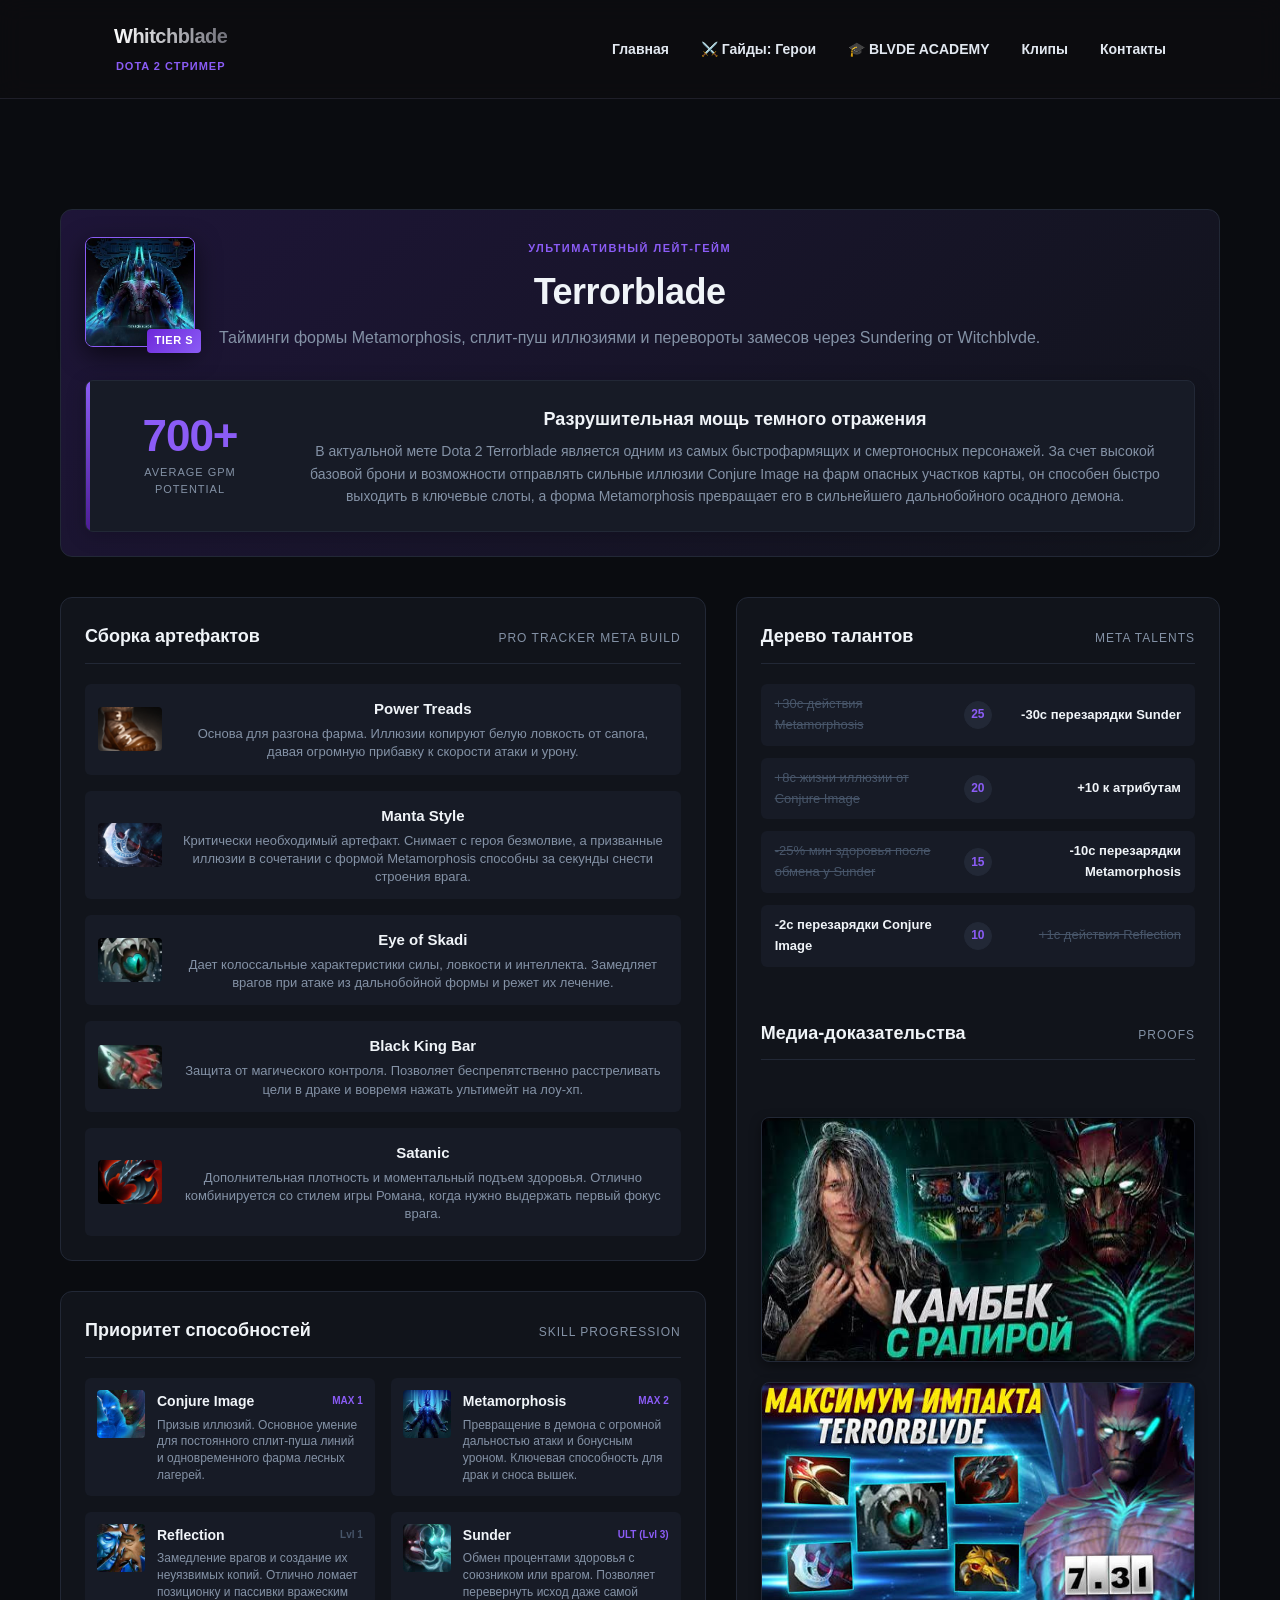
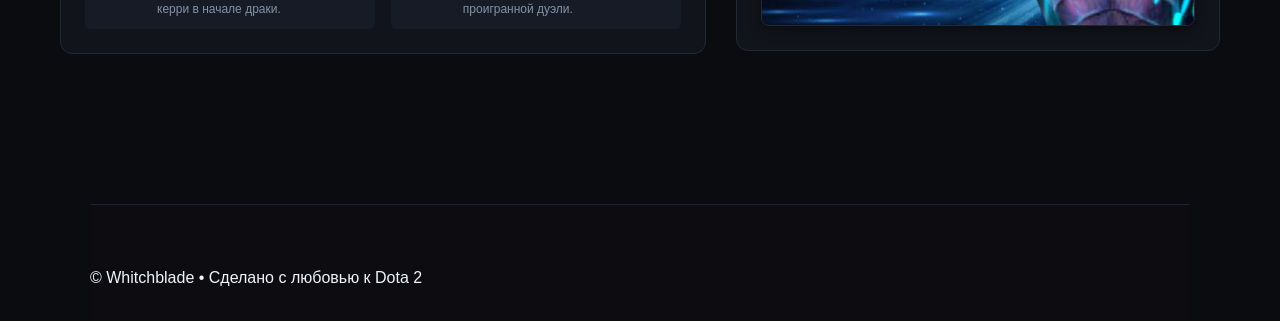
<file: all-html/terrorblade.html>
<!DOCTYPE html>
<html lang="ru">
<head>
  <meta charset="UTF-8" />
  <meta name="viewport" content="width=device-width, initial-scale=1" />
  <title>Terrorblade — Демоническое Отражение и Лейт от Witchblvde</title>
  <link rel="stylesheet" href="../style1.css">
  <link rel="stylesheet" href="../all-css/meepo-style.css">
</head>
<body class="wb-premium-page">

<header class="site-header" role="navigation" aria-label="Главная навигация">
  <div class="container header-container">
    <div class="brand">
      <div class="brand-text">
        <strong>Whitchblade</strong><br/>
        <span class="brand-sub">Dota 2 стример</span>
      </div>
    </div>
    <nav aria-label="Разделы сайта" class="site-nav">
      <ul>
        <li><a href="../index.html">Главная</a></li>
        <li><a href="heroes.html">⚔️ Гайды: Герои</a></li>
        <li><a href="blade-academy.html">🎓 BLVDE ACADEMY</a></li>
        <li><a href="../index.html#clips">Клипы</a></li>
        <li><a href="../index.html#contacts">Контакты</a></li>
      </ul>
    </nav>
  </div>
</header>

<main class="wb-main-container">
  
  <section class="wb-hero-profile">
    <div class="wb-profile-header">
      <div class="wb-hero-avatar-container">
        <img src="../all_photo1/terrorblade_avatar.jpg" alt="Terrorblade Icon" class="wb-hero-avatar" />
        <span class="wb-badge-tier">Tier S</span>
      </div>
      <div class="wb-hero-meta">
        <span class="wb-category-tag">Ультимативный лейт-гейм</span>
        <h1>Terrorblade</h1>
        <p class="wb-hero-lead">Тайминги формы Metamorphosis, сплит-пуш иллюзиями и перевороты замесов через Sundering от Witchblvde.</p>
      </div>
    </div>

    <div class="wb-analytics-card">
      <div class="wb-analytics-accent"></div>
      <div class="wb-analytics-content">
        <div class="wb-metric-group">
          <span class="wb-metric-val">700+</span>
          <span class="wb-metric-lbl">AVERAGE GPM POTENTIAL</span>
        </div>
        <div class="wb-metric-text">
          <h3>Разрушительная мощь темного отражения</h3>
          <p>В актуальной мете Dota 2 Terrorblade является одним из самых быстрофармящих и смертоносных персонажей. За счет высокой базовой брони и возможности отправлять сильные иллюзии Conjure Image на фарм опасных участков карты, он способен быстро выходить в ключевые слоты, а форма Metamorphosis превращает его в сильнейшего дальнобойного осадного демона.</p>
        </div>
      </div>
    </div>
  </section>

  <div class="wb-guide-layout">

    <div class="wb-layout-main">
      <section class="wb-section">
        <h2 class="wb-section-title">Сборка артефактов <span class="wb-title-sub">Pro Tracker Meta Build</span></h2>
        <div class="wb-item-dashboard">
          
          <div class="wb-item-row">
            <div class="wb-item-img-box"><img src="../all_photo1/item_pt.jpg" alt="Power Treads"></div>
            <div class="wb-item-details">
              <h4>Power Treads</h4>
              <p>Основа для разгона фарма. Иллюзии копируют белую ловкость от сапога, давая огромную прибавку к скорости атаки и урону.</p>
            </div>
          </div>

          <div class="wb-item-row">
            <div class="wb-item-img-box"><img src="../all_photo1/item_manta.jpg" alt="Yasha / Manta Style"></div>
            <div class="wb-item-details">
              <h4>Manta Style</h4>
              <p>Критически необходимый артефакт. Снимает с героя безмолвие, а призванные иллюзии в сочетании с формой Metamorphosis способны за секунды снести строения врага.</p>
            </div>
          </div>

          <div class="wb-item-row">
            <div class="wb-item-img-box"><img src="../all_photo1/item_skadi.jpg" alt="Eye of Skadi"></div>
            <div class="wb-item-details">
              <h4>Eye of Skadi</h4>
              <p>Дает колоссальные характеристики силы, ловкости и интеллекта. Замедляет врагов при атаке из дальнобойной формы и режет их лечение.</p>
            </div>
          </div>

          <div class="wb-item-row">
            <div class="wb-item-img-box"><img src="../all_photo1/item_hurricane_pike.jpg" alt="Black King Bar"></div>
            <div class="wb-item-details">
              <h4>Black King Bar</h4>
              <p>Защита от магического контроля. Позволяет беспрепятственно расстреливать цели в драке и вовремя нажать ультимейт на лоу-хп.</p>
            </div>
          </div>

          <div class="wb-item-row">
            <div class="wb-item-img-box"><img src="../all_photo1/item_satanic.jpg" alt="Satanic"></div>
            <div class="wb-item-details">
              <h4>Satanic</h4>
              <p>Дополнительная плотность и моментальный подъем здоровья. Отлично комбинируется со стилем игры Романа, когда нужно выдержать первый фокус врага.</p>
            </div>
          </div>

        </div>
      </section>

      <section class="wb-section">
        <h2 class="wb-section-title">Приоритет способностей <span class="wb-title-sub">Skill Progression</span></h2>
        <div class="wb-skills-dashboard">
          
          <div class="wb-skill-card">
            <img src="../all_photo1/tb_skill_conjure.jpg" alt="Conjure Image" class="wb-skill-thumb">
            <div class="wb-skill-info">
              <h4>Conjure Image <span class="wb-priority-high">MAX 1</span></h4>
              <p>Призыв иллюзий. Основное умение для постоянного сплит-пуша линий и одновременного фарма лесных лагерей.</p>
            </div>
          </div>

          <div class="wb-skill-card">
            <img src="../all_photo1/tb_skill_meta.jpg" alt="Metamorphosis" class="wb-skill-thumb">
            <div class="wb-skill-info">
              <h4>Metamorphosis <span class="wb-priority-high">MAX 2</span></h4>
              <p>Превращение в демона с огромной дальностью атаки и бонусным уроном. Ключевая способность для драк и сноса вышек.</p>
            </div>
          </div>

          <div class="wb-skill-card">
            <img src="../all_photo1/tb_skill_reflection.jpg" alt="Reflection" class="wb-skill-thumb">
            <div class="wb-skill-info">
              <h4>Reflection <span class="wb-priority-low">Lvl 1</span></h4>
              <p>Замедление врагов и создание их неуязвимых копий. Отлично ломает позиционку и пассивки вражеским керри в начале драки.</p>
            </div>
          </div>

          <div class="wb-skill-card">
            <img src="../all_photo1/tb_skill_sunder.jpg" alt="Sunder" class="wb-skill-thumb">
            <div class="wb-skill-info">
              <h4>Sunder <span class="wb-priority-ult">ULT (Lvl 3)</span></h4>
              <p>Обмен процентами здоровья с союзником или врагом. Позволяет перевернуть исход даже самой проигранной дуэли.</p>
            </div>
          </div>

        </div>
      </section>
    </div>

    <div class="wb-layout-sidebar">
      <section class="wb-section">
        <h2 class="wb-section-title">Дерево талантов <span class="wb-title-sub">Meta Talents</span></h2>
        <div class="wb-talents-matrix">
          
          <div class="wb-talent-tier">
              <span class="wb-talent-option disabled">+30с действия Metamorphosis</span>
              <span class="wb-talent-lvl">25</span>
              <span class="wb-talent-option selected">-30c перезарядки Sunder</span>
          </div>

          <div class="wb-talent-tier">
              <span class="wb-talent-option disabled">+8с жизни иллюзии от Conjure Image</span>
              <span class="wb-talent-lvl">20</span>
              <span class="wb-talent-option selected">+10 к атрибутам</span>
          </div>

          <div class="wb-talent-tier">
              <span class="wb-talent-option disabled">-25% мин здоровья после обмена у Sunder</span>
              <span class="wb-talent-lvl">15</span>
              <span class="wb-talent-option selected">-10с перезарядки Metamorphosis</span>
          </div>

          <div class="wb-talent-tier">
              <span class="wb-talent-option selected">-2c перезарядки Conjure Image</span>
              <span class="wb-talent-lvl">10</span>
              <span class="wb-talent-option disabled">+1с действия Reflection</span>
          </div>

          <h2 class="wb-section-title" style="margin-top: 40px;">Медиа-доказательства <span class="wb-title-sub">Proofs</span></h2>
        <div class="wb-proofs-gallery">
          <div class="wb-proof-item">
            <img src="../all_photo1/tb_match_screenshot.jpg" alt="Статистика матча на Terrorblade" class="wb-zoomable-img" />
            <div class="wb-proof-overlay"><span>Уничтожение темпом</span></div>
          </div>
          <div class="wb-proof-item">
            <img src="../all_photo1/tb_endgame_inventory.jpg" alt="Закуп на Terrorblade в конце игры" class="wb-zoomable-img" />
            <div class="wb-proof-overlay"><span>Идеальный график золота</span></div>
          </div>
        </div>
        </div>
      </section>
    </div>

  </div>
</main>

<footer class="site-footer container">
  © Whitchblade • Сделано с любовью к Dota 2
</footer>

</body>
</html>
</file>
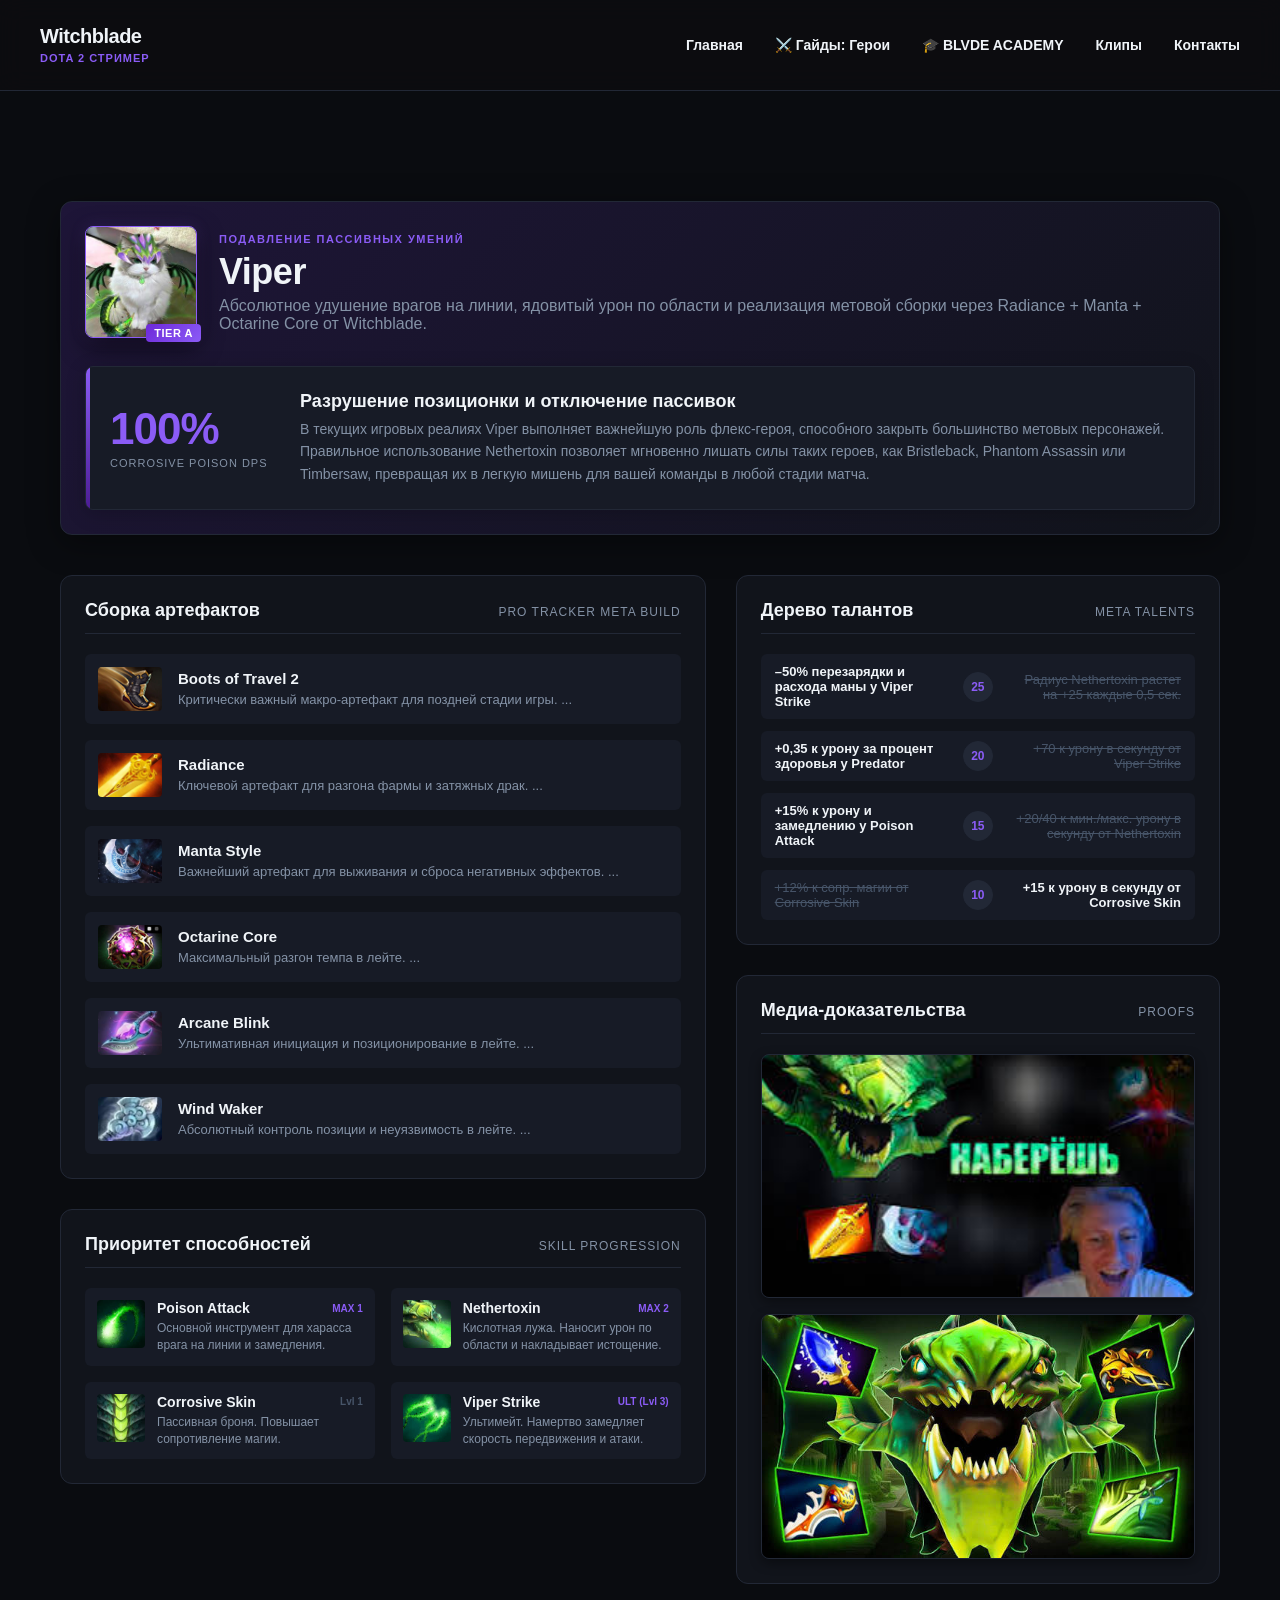
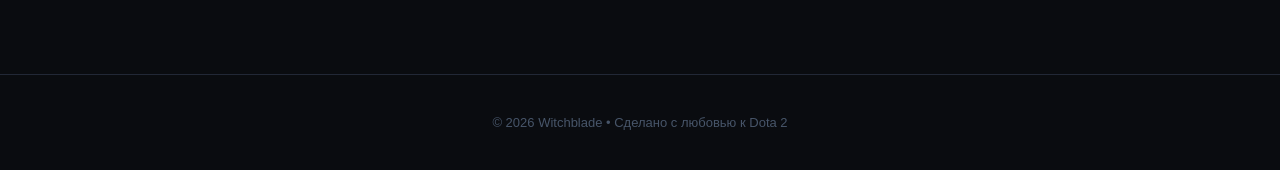
<file: all-html/viper.html>
<!DOCTYPE html>
<html lang="ru">
<head>
  <meta charset="UTF-8" />
  <meta name="viewport" content="width=device-width, initial-scale=1" />
  <title>Viper — Токсичный Доминатор от Witchblade</title>
  <link rel="stylesheet" href="../all-css/viper-style.css">
</head>
<body class="wb-premium-page">

<header class="site-header">
  <div class="container header-container">
    <div class="brand">
      <a href="../index.html" class="brand-link" style="text-decoration: none; color: inherit;">
        <div class="brand-text">
          <strong>Witchblade</strong><br/>
          <span class="brand-sub">Dota 2 стример</span>
        </div>
      </a>
    </div>
    <nav aria-label="Разделы сайта" class="site-nav">
      <ul>
        <li><a href="../index.html">Главная</a></li>
        <li><a href="heroes.html">⚔️ Гайды: Герои</a></li>
        <li><a href="blade-academy.html">🎓 BLVDE ACADEMY</a></li>
        <li><a href="../index.html#clips">Клипы</a></li>
        <li><a href="../index.html#contacts">Контакты</a></li>
      </ul>
    </nav>
  </div>
</header>

<main class="wb-main-container">
  
  <!-- HERO PROFILE SECTION -->
  <section class="wb-hero-profile">
    <div class="wb-profile-header">
      <div class="wb-hero-avatar-container">
        <img src="../all_photo1/viper_avatar.jpg" alt="Viper Icon" class="wb-hero-avatar" />
        <span class="wb-badge-tier">Tier A</span>
      </div>
      <div class="wb-hero-meta">
        <span class="wb-category-tag">Подавление пассивных умений</span>
        <h1>Viper</h1>
        <p class="wb-hero-lead">Абсолютное удушение врагов на линии, ядовитый урон по области и реализация метовой сборки через Radiance + Manta + Octarine Core от Witchblade.</p>
      </div>
    </div>

    <div class="wb-analytics-card">
      <div class="wb-analytics-accent"></div>
      <div class="wb-analytics-content">
        <div class="wb-metric-group">
          <span class="wb-metric-val">100%</span>
          <span class="wb-metric-lbl">CORROSIVE POISON DPS</span>
        </div>
        <div class="wb-metric-text">
          <h3>Разрушение позиционки и отключение пассивок</h3>
          <p>В текущих игровых реалиях Viper выполняет важнейшую роль флекс-героя, способного закрыть большинство метовых персонажей. Правильное использование Nethertoxin позволяет мгновенно лишать силы таких героев, как Bristleback, Phantom Assassin или Timbersaw, превращая их в легкую мишень для вашей команды в любой стадии матча.</p>
        </div>
      </div>
    </div>
  </section>

  <!-- MAIN GUIDE LAYOUT -->
  <div class="wb-guide-layout">
    <div class="wb-layout-main">
      
      <!-- Сборка артефактов -->
      <section class="wb-section">
        <h2 class="wb-section-title">Сборка артефактов <span class="wb-title-sub">Pro Tracker Meta Build</span></h2>
        <div class="wb-item-dashboard">
          
          <div class="wb-item-row">
            <div class="wb-item-img-box"><img src="../all_photo1/item_trevel_boots_2.jpg" alt="Boots of Travel 2"></div>
            <div class="wb-item-details">
              <h4>Boots of Travel 2</h4>
              <p>Критически важный макро-артефакт для поздней стадии игры. ...</p>
            </div>
          </div>

          <div class="wb-item-row">
            <div class="wb-item-img-box"><img src="../all_photo1/item_radiance.jpg" alt="Radiance"></div>
            <div class="wb-item-details">
              <h4>Radiance</h4>
              <p>Ключевой артефакт для разгона фармы и затяжных драк. ...</p>
            </div>
          </div>

          <div class="wb-item-row">
            <div class="wb-item-img-box"><img src="../all_photo1/item_manta.jpg" alt="Manta Style"></div>
            <div class="wb-item-details">
              <h4>Manta Style</h4>
              <p>Важнейший артефакт для выживания и сброса негативных эффектов. ...</p>
            </div>
          </div>

          <div class="wb-item-row">
            <div class="wb-item-img-box"><img src="../all_photo1/item_octarine_core.jpg" alt="Octarine Core"></div>
            <div class="wb-item-details">
              <h4>Octarine Core</h4>
              <p>Максимальный разгон темпа в лейте. ...</p>
            </div>
          </div>

          <div class="wb-item-row">
            <div class="wb-item-img-box"><img src="../all_photo1/item_arcane_blink.jpg" alt="Arcane Blink"></div>
            <div class="wb-item-details">
              <h4>Arcane Blink</h4>
              <p>Ультимативная инициация и позиционирование в лейте. ...</p>
            </div>
          </div>

          <div class="wb-item-row">
            <div class="wb-item-img-box"><img src="../all_photo1/item_wind_waker.jpg" alt="Wind Waker"></div>
            <div class="wb-item-details">
              <h4>Wind Waker</h4>
              <p>Абсолютный контроль позиции и неуязвимость в лейте. ...</p>
            </div>
          </div>

        </div>
      </section>

      <!-- Приоритет способностей -->
      <section class="wb-section">
        <h2 class="wb-section-title">Приоритет способностей <span class="wb-title-sub">Skill Progression</span></h2>
        <div class="wb-skills-dashboard">
          
          <div class="wb-skill-card">
            <img src="../all_photo1/viper_skill_attack.jpg" alt="Poison Attack" class="wb-skill-thumb">
            <div class="wb-skill-info">
              <h4>Poison Attack <span class="wb-priority-high">MAX 1</span></h4>
              <p>Основной инструмент для харасса врага на линии и замедления.</p>
            </div>
          </div>

          <div class="wb-skill-card">
            <img src="../all_photo1/viper_skill_toxin.jpg" alt="Nethertoxin" class="wb-skill-thumb">
            <div class="wb-skill-info">
              <h4>Nethertoxin <span class="wb-priority-high">MAX 2</span></h4>
              <p>Кислотная лужа. Наносит урон по области и накладывает истощение.</p>
            </div>
          </div>

          <div class="wb-skill-card">
            <img src="../all_photo1/viper_skill_skin.jpg" alt="Corrosive Skin" class="wb-skill-thumb">
            <div class="wb-skill-info">
              <h4>Corrosive Skin <span class="wb-priority-low">Lvl 1</span></h4>
              <p>Пассивная броня. Повышает сопротивление магии.</p>
            </div>
          </div>

          <div class="wb-skill-card">
            <img src="../all_photo1/viper_skill_strike.jpg" alt="Viper Strike" class="wb-skill-thumb">
            <div class="wb-skill-info">
              <h4>Viper Strike <span class="wb-priority-ult">ULT (Lvl 3)</span></h4>
              <p>Ультимейт. Намертво замедляет скорость передвижения и атаки.</p>
            </div>
          </div>

        </div>
      </section>
    </div>

    <!-- SIDEBAR PANEL -->
    <div class="wb-layout-sidebar">
      
      <!-- Дерево талантов (ОБНОВЛЕНО) -->
      <section class="wb-section">
        <h2 class="wb-section-title">Дерево талантов <span class="wb-title-sub">Meta Talents</span></h2>
        <div class="wb-talents-matrix">
          
          <div class="wb-talent-tier">
            <div class="wb-talent-option selected">–50% перезарядки и расхода маны у Viper Strike</div>
            <div class="wb-talent-lvl">25</div>
            <div class="wb-talent-option disabled">Радиус Nethertoxin растет на +25 каждые 0,5 сек.</div>
          </div>

          <div class="wb-talent-tier">
            <div class="wb-talent-option selected">+0,35 к урону за процент здоровья у Predator</div>
            <div class="wb-talent-lvl">20</div>
            <div class="wb-talent-option disabled">+70 к урону в секунду от Viper Strike</div>
          </div>

          <div class="wb-talent-tier">
            <div class="wb-talent-option selected">+15% к урону и замедлению у Poison Attack</div>
            <div class="wb-talent-lvl">15</div>
            <div class="wb-talent-option disabled">+20/40 к мин./макс. урону в секунду от Nethertoxin</div>
          </div>

          <div class="wb-talent-tier">
            <div class="wb-talent-option disabled">+12% к сопр. магии от Corrosive Skin</div>
            <div class="wb-talent-lvl">10</div>
            <div class="wb-talent-option selected">+15 к урону в секунду от Corrosive Skin</div>
          </div>

        </div>
      </section>

      <!-- Медиа-доказательства -->
      <section class="wb-section">
        <h2 class="wb-section-title">Медиа-доказательства <span class="wb-title-sub">Proofs</span></h2>
        <div class="wb-proofs-gallery">
          <div class="wb-proof-item">
            <img src="../all_photo1/viper_match_screenshot.jpg" alt="Статистика матча на Viper" class="wb-zoomable-img" />
            <div class="wb-proof-overlay"><span>Токсичный разрыв мида</span></div>
          </div>
          <div class="wb-proof-item">
            <img src="../all_photo1/viper_networth_graph.jpg" alt="Нереальный билд на вайпера " class="wb-zoomable-img" />
            <div class="wb-proof-overlay"><span>Доминация по золоту</span></div>
          </div>
        </div>
      </section>

    </div>
  </div>
</main>

<div id="wb-lightbox" class="wb-lightbox-modal">
  <span class="wb-lightbox-close">&times;</span>
  <img class="wb-lightbox-content" id="wb-lightbox-img" alt="Увеличенное фото">
</div>

<footer class="wb-premium-footer">
  &copy; 2026 Witchblade &bull; Сделано с любовью к Dota 2
</footer>

<script>
  document.addEventListener('DOMContentLoaded', () => {
    const lightbox = document.getElementById('wb-lightbox');
    const lightboxImg = document.getElementById('wb-lightbox-img');
    const closeBtn = document.querySelector('.wb-lightbox-close');
    const zoomableImages = document.querySelectorAll('.wb-zoomable-img');

    zoomableImages.forEach(img => {
      img.addEventListener('click', () => {
        lightbox.style.display = 'flex';
        lightboxImg.src = img.src;
        document.body.style.overflow = 'hidden';
      });
    });

    closeBtn.addEventListener('click', () => {
lightbox.style.display = 'none';
document.body.style.overflow = '';
});
lightbox.addEventListener('click', (e) => {
if (e.target === lightbox) {
lightbox.style.display = 'none';
document.body.style.overflow = '';
}
});
document.addEventListener('keydown', (e) => {
if (e.key === 'Escape' && lightbox.style.display === 'flex') {
lightbox.style.display = 'none';
document.body.style.overflow = '';
}
});
});
</file>
<file: style1.css>
:root {
  --bg-pure: #000000;
  --bg-card: #0d0d11;
  --bg-input: #07070a;

  --text-pure: #ffffff;
  --text-main: #e2e8f0;
  --text-muted: #71717a;

  --accent: #8b5cf6;
  --accent-glow: rgba(139, 92, 246, 0.15);
  --accent-secondary: #ef4444;

  --border-color: #1f1f29;
  --max-width: 1100px;
  --transition: all 0.3s cubic-bezier(0.4, 0, 0.2, 1);
}

/* BASE SETTINGS */
* {
  box-sizing: border-box;
  margin: 0;
  padding: 0;
}

body {
  font-family: 'Plus Jakarta Sans', Arial, sans-serif;
  background-color: var(--bg-pure);
  color: var(--text-main);
  text-align: center;
  overflow-x: hidden;
  line-height: 1.6;
}

.container {
  width: 100%;
  max-width: var(--max-width);
  margin: 0 auto;
  padding: 0 24px;
}

/* CUSTOM SCROLLBAR */
::-webkit-scrollbar {
  width: 8px;
}

::-webkit-scrollbar-track {
  background: var(--bg-pure);
}

::-webkit-scrollbar-thumb {
  background: var(--border-color);
  border-radius: 4px;
}

::-webkit-scrollbar-thumb:hover {
  background: var(--accent);
}

/* SITE HEADER */
.site-header {
  background: rgba(13, 13, 17, 0.7);
  backdrop-filter: blur(12px);
  -webkit-backdrop-filter: blur(12px);
  border-bottom: 1px solid var(--border-color);
  padding: 20px 0;
  position: sticky;
  top: 0;
  z-index: 100;
}

.header-container {
  display: flex;
  justify-content: space-between;
  align-items: center;
}

.brand-text strong {
  font-size: 20px;
  font-weight: 800;
  letter-spacing: -0.5px;
  color: var(--text-pure);
  background: linear-gradient(to right, #fff, var(--text-muted));
  -webkit-background-clip: text;
  -webkit-text-fill-color: transparent;
}

.brand-sub {
  font-size: 11px;
  text-transform: uppercase;
  letter-spacing: 1px;
  color: var(--accent);
  margin-top: 2px;
  font-weight: 600;
}

.site-nav ul {
  display: flex;
  gap: 32px;
  list-style: none;
}

.site-nav a {
  text-decoration: none;
  color: var(--text-main);
  font-size: 14px;
  font-weight: 600;
  transition: var(--transition);
  position: relative;
}

.site-nav a::after {
  content: '';
  position: absolute;
  bottom: -6px;
  left: 0;
  width: 0;
  height: 2px;
  background-color: var(--accent);
  transition: var(--transition);
}

.site-nav a:hover {
  color: var(--text-pure);
}

.site-nav a:hover::after {
  width: 100%;
}

/* HERO SECTION */
.hero {
  display: grid;
  grid-template-columns: 1fr auto 1fr;
  align-items: center;
  margin: 100px 0 80px;
  width: 100%;
}

#home {
  scroll-margin-top: 140px;
}

.hero-copy {
  grid-column: 2;
  width: 100%;
  max-width: 620px;
  text-align: center;
  z-index: 2;
}

.hero-copy h1 {
  font-size: 54px;
  font-weight: 800;
  line-height: 1.1;
  color: var(--text-pure);
  letter-spacing: -1.5px;
  margin-bottom: 20px;
  background: linear-gradient(135deg, #ffffff 40%, var(--accent) 100% );
  -webkit-background-clip: text;
  -webkit-text-fill-color: transparent;
}

.hero-copy p {
  font-size: 18px;
  color: var(--text-main);
  line-height: 1.7;
  opacity: 0.9;
}

.profile-photo {
  grid-column: 3;
  justify-self: end;
  width: 280px;
  height: 380px;
  object-fit: cover;
  border-radius: 20px;
  border: 1px solid var(--border-color);
  box-shadow: 0 20px 40px rgba(0, 0, 0, 0.6), 0 0 30px var(--accent-glow);
  transition: var(--transition);
  margin-right: 20px;
}

.profile-photo:hover {
  transform: translateY(-8px) scale(1.02);
  border-color: var(--accent);
  box-shadow: 0 30px 60px rgba(0, 0, 0, 0.8), 0 0 40px rgba(139, 92, 246, 0.3);
}

/* BIO SECTION */
.bio {
  margin: 100px auto;
  max-width: 750px;
  text-align: center;
}

#bio {
  scroll-margin-top: 100px;
}

.bio h2 {
  font-size: 36px;
  font-weight: 800;
  color: var(--text-pure);
  margin-bottom: 24px;
  letter-spacing: -0.5px;
}

.bio h3 {
  font-size: 20px;
  color: var(--accent);
  margin-top: 40px;
  margin-bottom: 16px;
  font-weight: 600;
}

.bio p {
  font-size: 16px;
  color: var(--text-main);
  opacity: 0.85;
  line-height: 1.7;
}

.bio ul {
  display: flex;
  flex-direction: column;
  align-items: center;
  margin-top: 24px;
  margin-bottom: 24px;
  list-style: none;
  width: 100%;
}

.bio li {
  font-size: 16px;
  color: var(--text-main);
  line-height: 1.7;
  max-width: 650px;
  opacity: 0.9;
  margin-bottom: 20px;
}

.bio li:last-child {
  margin-bottom: 0;
}

/* MEDIA CARDS & GRID */
.grid {
  display: flex;
  flex-wrap: wrap;
  justify-content: center;
  align-items: center;
  gap: 32px;
  margin: 40px auto 0;
  width: 100%;
  max-width: 960px;
}

#photos, #clips, #contacts {
  scroll-margin-top: 100px;
}

.img-card {
  background: var(--bg-card);
  border: 1px solid var(--border-color);
  border-radius: 20px;
  overflow: hidden;
  width: 280px;
  height: 210px;
  transition: var(--transition);
}

.img-card:hover {
  transform: translateY(-6px);
  border-color: rgba(139, 92, 246, 0.4);
  box-shadow: 0 12px 30px rgba(0, 0, 0, 0.5), 0 0 20px var(--accent-glow);
}

.img-card img {
  display: block;
  width: 100%;
  height: 100%;
  object-fit: cover;
  transition: var(--transition);
}

.img-card:hover img {
  transform: scale(1.02);
}

.clips {
  margin: 140px auto 100px;
  display: flex;
  flex-direction: column;
  align-items: center;
  width: 100%;
}

.clips h2 {
  font-size: 36px;
  font-weight: 800;
  letter-spacing: -0.5px;
  color: var(--text-pure);
  margin-bottom: 20px;
}

.video-card {
  background: var(--bg-card);
  border: 1px solid var(--border-color);
  border-radius: 20px;
  overflow: hidden;
  display: flex;
  flex-direction: column;
  width: 280px;
  height: 195px;
  transition: var(--transition);
}

.video-card:hover {
  transform: translateY(-6px);
  border-color: rgba(139, 92, 246, 0.4);
  box-shadow: 0 12px 30px rgba(0, 0, 0, 0.5), 0 0 20px var(--accent-glow);
}

.video-card video {
  width: 100%;
  height: 157px;
  object-fit: cover;
}

.video-title {
  font-size: 13px;
  color: #a7b5c2;
  margin: 6px 12px;
  text-align: center;
}

/* CONTACTS FORM */
.contacts {
  margin: 100px auto;
  display: flex;
  flex-direction: column;
  align-items: center;
  width: 100%;
}

.contacts h2 {
  font-size: 36px;
  font-weight: 800;
  color: var(--text-pure);
  margin-bottom: 10px;
}

.contacts form {
  width: 100%;
  max-width: 480px;
  margin: 40px auto 0;
  text-align: left;
  background: var(--bg-card);
  padding: 40px;
  border: 1px solid var(--border-color);
  border-radius: 24px;
}

.field {
  margin-bottom: 24px;
}

.field label {
  display: block;
  margin-bottom: 8px;
  font-size: 13px;
  font-weight: 600;
  text-transform: uppercase;
  letter-spacing: 0.5px;
  color: var(--text-muted);
}

.field input,
.field textarea {
  width: 100%;
  padding: 14px 16px;
  border: 1px solid var(--border-color);
  border-radius: 12px;
  background-color: var(--bg-input);
  color: var(--text-pure);
  font-size: 15px;
  font-family: inherit;
  outline: none;
  transition: var(--transition);
}

.field input:focus,
.field textarea:focus {
  border-color: var(--accent);
  box-shadow: 0 0 15px var(--accent-glow);
}

.field textarea {
  min-height: 130px;
  resize: vertical;
}

.btn {
  display: block;
  width: 100%;
  padding: 16px;
  border: none;
  border-radius: 12px;
  font-size: 15px;
  font-weight: 800;
  letter-spacing: 0.5px;
  cursor: pointer;
  transition: var(--transition);
}

.btn.primary {
  background: linear-gradient(135deg, var(--accent), #6d28d9);
  color: var(--text-pure);
}

.btn.primary:hover {
  background: linear-gradient(135deg, #6d28d9, var(--accent));
  box-shadow: 0 0 20px rgba(139, 92, 246, 0.4);
}

/* PREMIUM SITE FOOTER */
.site-footer {
  background-color: var(--bg-card);
  border-top: 1px solid var(--border-color);
  padding: 60px 0 30px;
  margin-top: 120px;
  text-align: left;
}

.footer-container {
  display: grid;
  grid-template-columns: 2fr 1fr 1fr;
  gap: 60px;
  max-width: var(--max-width);
  margin: 0 auto;
  padding: 0 24px;
}

.footer-brand .footer-title {
  font-size: 22px;
  font-weight: 800;
  color: var(--text-pure);
  letter-spacing: -0.5px;
}

.footer-brand .footer-description {
  font-size: 14px;
  color: var(--text-muted);
  margin-top: 12px;
  max-width: 360px;
  line-height: 1.6;
}

.footer-heading {
  font-size: 12px;
  font-weight: 700;
  text-transform: uppercase;
  letter-spacing: 1px;
  color: var(--text-pure);
  display: block;
  margin-bottom: 20px;
}

.footer-nav ul {
  list-style: none;
}

.footer-nav li {
  margin-bottom: 12px;
}

.footer-nav a {
  font-size: 14px;
  color: var(--text-muted);
  text-decoration: none;
  transition: var(--transition);
}

.footer-nav a:hover {
  color: var(--accent);
}

.footer-socials .social-links {
  display: flex;
  flex-direction: column;
  gap: 12px;
}

.footer-socials a {
  font-size: 14px;
  color: var(--text-muted);
  text-decoration: none;
  transition: var(--transition);
  width: max-content;
}

.footer-socials a:hover {
  color: var(--text-pure);
  transform: translateX(4px);
}

.footer-bottom {
  border-top: 1px solid var(--border-color);
  margin-top: 40px;
  padding-top: 30px;
}

.footer-bottom-container {
  display: flex;
  justify-content: space-between;
  align-items: center;
  max-width: var(--max-width);
  margin: 0 auto;
  padding: 0 24px;
  font-size: 13px;
  color: var(--text-muted);
}

.footer-credit {
  font-weight: 500;
  color: rgba(139, 92, 246, 0.6);
}

/* SYSTEM MODALS & LIGHTBOX */
.modal-hidden {
  display: none !important;
}

.modal {
  position: fixed;
  top: 0;
  left: 0;
  width: 100vw;
  height: 100vh;
  background-color: rgba(0, 0, 0, 0.8);
  backdrop-filter: blur(8px);
  -webkit-backdrop-filter: blur(8px);
  z-index: 9999;
  display: flex;
  justify-content: center;
  align-items: center;
}

.modal-content {
  background: var(--bg-card);
  border: 1px solid var(--border-color);
  padding: 40px;
  border-radius: 24px;
  max-width: 420px;
  width: 90%;
  box-shadow: 0 20px 40px rgba(0, 0, 0, 0.6), 0 0 30px var(--accent-glow);
}

.modal-content h3 {
  font-size: 24px;
  font-weight: 800;
  color: var(--text-pure);
  margin-bottom: 12px;
}

.modal-content p {
font-size: 15px;
color: var(--text-main);
margin-bottom: 24px;
}
/* RESPONSIVE MEDIA QUERIES */
@media (max-width: 992px) {
.hero {
grid-template-columns: 1fr;
margin: 60px 0;
gap: 40px;
}
.hero-copy {
grid-column: 1;
margin: 0 auto;
}
.profile-photo {
grid-column: 1;
justify-self: center;
margin-right: 0;
}
.footer-container {
grid-template-columns: 1fr 1fr;
gap: 40px;
}
.footer-brand {
grid-column: span 2;
}
}
@media (max-width: 576px) {
.hero-copy h1 {
font-size: 38px;
}
.footer-container {
grid-template-columns: 1fr;
}
.footer-brand {
grid-column: span 1;
}
.footer-bottom-container {
flex-direction: column;
gap: 12px;
text-align: center;
}
}
</file>
<file: all-css/meepo-style.css>
:root {
  --wb-bg-main: #0a0c10;
  --wb-bg-card: #11141b;
  --wb-bg-surface: #171b26;
  --wb-border: #222836;
  --wb-text-bright: #f0f4f8;
  --wb-text-muted: #8492a6;
  --wb-text-disabled: #475569;

  /* Фиолетовая дизайн-система */
  --wb-purple: #8b5cf6;
}

.wb-premium-page {
  background-color: var(--wb-bg-main);
  color: var(--wb-text-bright);
  font-family: -apple-system, BlinkMacSystemFont, "Segoe UI", Roboto, Helvetica, Arial, sans-serif;
  margin: 0;
  padding: 0;
  -webkit-font-smoothing: antialiased;
}

.wb-main-container {
  max-width: 1200px;
  margin: 110px auto 40px;
  padding: 0 20px;
  box-sizing: border-box;
}

.wb-hero-profile {
  margin-bottom: 40px;
  background: linear-gradient(135deg, #1e1538 0%, #11141b 100%);
  border: 1px solid var(--wb-border);
  padding: 24px;
  border-radius: 12px;
}

.wb-profile-header {
  display: flex;
  align-items: center;
  gap: 24px;
  margin-bottom: 30px;
}

.wb-hero-avatar-container {
  position: relative;
  width: 110px;
  height: 110px;
  flex-shrink: 0;
}

.wb-hero-avatar {
  width: 100%;
  height: 100%;
  object-fit: cover;
  border-radius: 8px;
  border: 1px solid var(--wb-purple);
  box-shadow: 0 8px 24px rgba(0, 0, 0, 0.6);
}

.wb-badge-tier {
  position: absolute;
  bottom: -6px;
  right: -6px;
  background: linear-gradient(135deg, #6d28d9, var(--wb-purple));
  color: #fff;
  font-size: 11px;
  font-weight: 800;
  padding: 3px 8px;
  border-radius: 4px;
  text-transform: uppercase;
  letter-spacing: 0.5px;
}

.wb-hero-meta h1 {
  font-size: 36px;
  font-weight: 800;
  margin: 4px 0;
  letter-spacing: -0.5px;
}

.wb-category-tag {
  font-size: 11px;
  text-transform: uppercase;
  letter-spacing: 1.5px;
  color: var(--wb-purple);
  font-weight: 700;
}

.wb-hero-lead {
  font-size: 16px;
  color: var(--wb-text-muted);
  margin: 0;
}

.wb-analytics-card {
  position: relative;
  background: var(--wb-bg-surface);
  border: 1px solid var(--wb-border);
  border-radius: 8px;
  overflow: hidden;
  box-shadow: 0 4px 20px rgba(0, 0, 0, 0.2);
}

.wb-analytics-accent {
  position: absolute;
  left: 0;
  top: 0;
  bottom: 0;
  width: 4px;
  background: linear-gradient(to bottom, var(--wb-purple), #4c1d95);
}

.wb-analytics-content {
  display: flex;
  padding: 24px;
  gap: 30px;
  align-items: center;
}

.wb-metric-group {
  display: flex;
  flex-direction: column;
  min-width: 160px;
}

.wb-metric-val {
  font-size: 44px;
  font-weight: 900;
  color: var(--wb-purple);
  line-height: 1;
  letter-spacing: -1px;
}

.wb-metric-lbl {
  font-size: 11px;
  text-transform: uppercase;
  letter-spacing: 1px;
  color: var(--wb-text-muted);
  margin-top: 6px;
}

.wb-metric-text h3 {
  margin: 0 0 6px 0;
  font-size: 18px;
  font-weight: 700;
}

.wb-metric-text p {
  margin: 0;
  font-size: 14px;
  color: var(--wb-text-muted);
  line-height: 1.6;
}

.wb-guide-layout {
  display: grid;
  grid-template-columns: 1.6fr 1.2fr;
  gap: 30px;
}

.wb-section {
  background: var(--wb-bg-card);
  border: 1px solid var(--wb-border);
  border-radius: 12px;
  padding: 24px;
  margin-bottom: 30px;
}
.wb-section-title {
  font-size: 18px;
  font-weight: 700;
  margin: 0 0 20px 0;
  display: flex;
  justify-content: space-between;
  align-items: baseline;
  border-bottom: 1px solid var(--wb-border);
  padding-bottom: 12px;
}

.wb-title-sub {
  font-size: 12px;
  font-weight: 500;
  color: var(--wb-text-muted);
  text-transform: uppercase;
  letter-spacing: 1px;
}

.wb-item-dashboard {
  display: flex;
  flex-direction: column;
  gap: 16px;
}

.wb-item-row {
  display: flex;
  align-items: center;
  gap: 16px;
  padding: 12px;
  background: var(--wb-bg-surface);
  border-radius: 6px;
  border: 1px solid transparent;
  transition: border-color 0.2s ease, box-shadow 0.2s ease;
}

.wb-item-row:hover {
  border-color: rgba(139, 92, 246, 0.3) !important;
  box-shadow: 0 4px 12px rgba(139, 92, 246, 0.05);
}

.wb-item-img-box {
  width: 64px;
  height: 44px;
  background: var(--wb-bg-main);
  border-radius: 4px;
  overflow: hidden;
  flex-shrink: 0;
}

.wb-item-img-box img {
  width: 100%;
  height: 100%;
  object-fit: cover;
}

.wb-item-details h4 {
  margin: 0 0 4px 0;
  font-size: 15px;
  font-weight: 600;
}

.wb-item-details p {
  margin: 0;
  font-size: 13px;
  color: var(--wb-text-muted);
  line-height: 1.4;
}

.wb-skills-dashboard {
  display: grid;
  grid-template-columns: 1fr 1fr;
  gap: 16px;
}

.wb-skill-card {
  display: flex;
  gap: 12px;
  background: var(--wb-bg-surface);
  padding: 12px;
  border-radius: 6px;
}

.wb-skill-thumb {
  width: 48px;
  height: 48px;
  border-radius: 4px;
  object-fit: cover;
  flex-shrink: 0;
}

.wb-skill-info h4 {
  margin: 0 0 4px 0;
  font-size: 14px;
  font-weight: 600;
  display: flex;
  justify-content: space-between;
  align-items: center;
  width: 100%;
}

.wb-skill-info p {
  margin: 0;
  font-size: 12px;
  color: var(--wb-text-muted);
  line-height: 1.4;
  text-align: left;
}

.wb-priority-high { font-size: 10px; color: var(--wb-purple); font-weight: 700; }
.wb-priority-low { font-size: 10px; color: var(--wb-text-disabled); }
.wb-priority-ult { font-size: 10px; color: var(--wb-purple); font-weight: 700; }

.wb-talents-matrix {
  display: flex;
  flex-direction: column;
  gap: 12px;
}

.wb-talent-tier {
  display: flex;
  align-items: center;
  justify-content: space-between;
  background: var(--wb-bg-surface);
  border-radius: 6px;
  padding: 10px 14px;
  min-height: 44px;
  box-sizing: border-box;
}

.wb-talent-lvl {
  background: #222836;
  border: 1px solid var(--wb-border);
  color: var(--wb-purple) !important;
  font-weight: 700;
  font-size: 12px;
  width: 28px;
  height: 28px;
  display: flex;
  align-items: center;
  justify-content: center;
  border-radius: 50%;
  flex-shrink: 0;
}

.wb-talent-option {
  font-size: 13px;
  width: 42%;
  text-align: left;
}

.wb-talent-option:last-child {
  text-align: right;
}

.wb-talent-option.selected {
  color: var(--wb-text-bright);
  font-weight: 600;
}

.wb-talent-option.disabled {
  color: var(--wb-text-disabled);
  text-decoration: line-through;
}

/* СИММЕТРИЧНАЯ ГАЛЕРЕЯ МЕДИА-ДОКАЗАТЕЛЬСТВ БЕЗ СЖАТИЯ */
.wb-proofs-gallery {
  display: flex;
  flex-direction: column;
  gap: 20px;
  margin-top: 25px; 
  width: 100%;
}

.wb-proof-item {
  position: relative;
  width: 100%;
  background: var(--wb-bg-surface);
  border: 1px solid var(--wb-border);
  border-radius: 8px;
  overflow: hidden;
  aspect-ratio: 16 / 9; /* Задает одинаковый крупный размер обеим карточкам */
  box-shadow: 0 4px 12px rgba(0, 0, 0, 0.4);
  box-sizing: border-box;
}

.wb-zoomable-img {
  width: 100%;
  height: 100%;
  object-fit: cover;
  display: block;
  transition: transform 0.4s cubic-bezier(0.25, 0.46, 0.45, 0.94);
}

.wb-proof-overlay {
  position: absolute;
  inset: 0;
  background: linear-gradient(to top, rgba(10, 12, 16, 0.95) 0%, rgba(10, 12, 16, 0.4) 60%, transparent 100%);
  display: flex;
  align-items: flex-end;
  padding: 16px;
  opacity: 0;
  transition: opacity 0.3s ease;
  pointer-events: none;
}

.wb-proof-overlay span {
  color: var(--wb-text-bright);
  font-size: 14px;
  font-weight: 600;
  letter-spacing: 0.5px;
  transform: translateY(10px);
  transition: transform 0.3s ease;
  border-left: 3px solid var(--wb-purple) !important;
  padding-left: 10px;
  text-align: left;
}

/* Эффекты при наведении (Ховер) */
.wb-proof-item:hover {
  border-color: rgba(139, 92, 246, 0.4);
  box-shadow: 0 8px 24px rgba(139, 92, 246, 0.15);
}

.wb-proof-item:hover .wb-zoomable-img {
  transform: scale(1.05);
}

.wb-proof-item:hover .wb-proof-overlay {
  opacity: 1;
}

.wb-proof-item:hover .wb-proof-overlay span {
  transform: translateY(0);
}

/* МОДАЛЬНЫЙ ЛАЙТБОКС */
.wb-lightbox-modal {
  display: none; 
  position: fixed;
  z-index: 99999; 
  left: 0;
  top: 0;
  width: 100%;
  height: 100%;
  background-color: rgba(6, 8, 12, 0.9); 
  backdrop-filter: blur(10px);
  align-items: center;
  justify-content: center;
}

.wb-lightbox-content {
  max-width: 90%;
  max-height: 85%;
  object-fit: contain;
  border-radius: 6px;
  border: 1px solid var(--wb-border);
  box-shadow: 0 24px 60px rgba(0, 0, 0, 0.7);
}

.wb-lightbox-close {
  position: absolute;
  top: 20px;
  right: 30px;
  color: var(--wb-text-muted);
  font-size: 46px;
  font-weight: 200;
  cursor: pointer;
  user-select: none;
  transition: color 0.2s;
}

.wb-lightbox-close:hover { color: var(--wb-purple); }

.wb-premium-footer {
  text-align: center;
  padding: 40px 0;
  border-top: 1px solid var(--wb-border);
  color: var(--wb-text-disabled);
  font-size: 13px;
  margin-top: 60px;
}

/* АДАПТИВНОСТЬ */
@media (max-width: 992px) {
  .wb-guide-layout { grid-template-columns: 1fr; }
  .wb-proofs-gallery { grid-template-columns: 1fr 1fr; }
}

@media (max-width: 768px) {
  .wb-analytics-content { flex-direction: column; align-items: flex-start; gap: 20px; }
  .wb-skills-dashboard { grid-template-columns: 1fr; }
}

@media (max-width: 576px) {
  .wb-profile-header { flex-direction: column; align-items: flex-start; gap: 16px; }
  .wb-proofs-gallery { grid-template-columns: 1fr; }
}
</file>
<file: all-css/naga-style.css>
:root {
  --wb-bg-main: #0a0c10;
  --wb-bg-card: #11141b;
  --wb-bg-surface: #171b26;
  --wb-border: #222836;
  --wb-text-bright: #f0f4f8;
  --wb-text-muted: #8492a6;
  --wb-text-disabled: #475569;
  
  /* Старые цвета cyan и gold заменены на фиолетовый акцент */
  --wb-purple: #8b5cf6;
}

.wb-premium-page {
  background-color: var(--wb-bg-main);
  color: var(--wb-text-bright);
  font-family: -apple-system, BlinkMacSystemFont, "Segoe UI", Roboto, Helvetica, Arial, sans-serif;
  margin: 0;
  padding: 0;
  -webkit-font-smoothing: antialiased;
}

.wb-main-container {
  max-width: 1200px;
  margin: 110px auto 40px;
  padding: 0 20px;
  box-sizing: border-box;
}

.wb-hero-profile {
  margin-bottom: 40px;
}

.wb-profile-header {
  display: flex;
  align-items: center;
  gap: 24px;
  margin-bottom: 30px;
}

.wb-hero-avatar-container {
  position: relative;
  width: 110px;
  height: 110px;
  flex-shrink: 0;
}

.wb-hero-avatar {
  width: 100%;
  height: 100%;
  object-fit: cover;
  border-radius: 8px;
  border: 1px solid var(--wb-border);
  box-shadow: 0 8px 24px rgba(0, 0, 0, 0.5);
}

.wb-badge-tier {
  position: absolute;
  bottom: -6px;
  right: -6px;
  background: linear-gradient(135deg, #4c1d95, var(--wb-purple));
  color: #fff;
  font-size: 11px;
  font-weight: 800;
  padding: 3px 8px;
  border-radius: 4px;
  text-transform: uppercase;
  letter-spacing: 0.5px;
}

.wb-hero-meta h1 {
  font-size: 36px;
  font-weight: 800;
  margin: 4px 0;
  letter-spacing: -0.5px;
}

.wb-category-tag {
  font-size: 11px;
  text-transform: uppercase;
  letter-spacing: 1.5px;
  color: var(--wb-purple);
  font-weight: 700;
}

.wb-hero-lead {
  font-size: 16px;
  color: var(--wb-text-muted);
  margin: 0;
}

.wb-analytics-card {
  position: relative;
  background: var(--wb-bg-card);
  border: 1px solid var(--wb-border);
  border-radius: 12px;
  overflow: hidden;
  box-shadow: 0 4px 20px rgba(0, 0, 0, 0.2);
}

.wb-analytics-accent {
  position: absolute;
  left: 0;
  top: 0;
  bottom: 0;
  width: 4px;
  background: linear-gradient(to bottom, var(--wb-purple), #312e81);
}

.wb-analytics-content {
  display: flex;
  padding: 30px;
  gap: 40px;
  align-items: center;
}

.wb-metric-group {
  display: flex;
  flex-direction: column;
  min-width: 160px;
}

.wb-metric-val {
  font-size: 48px;
  font-weight: 900;
  color: var(--wb-purple);
  line-height: 1;
  letter-spacing: -1px;
}

.wb-metric-lbl {
  font-size: 11px;
  text-transform: uppercase;
  letter-spacing: 1px;
  color: var(--wb-text-muted);
  margin-top: 6px;
}

.wb-metric-text h3 {
  margin: 0 0 6px 0;
  font-size: 18px;
  font-weight: 700;
}

.wb-metric-text p {
  margin: 0;
  font-size: 14px;
  color: var(--wb-text-muted);
  line-height: 1.6;
}

.wb-guide-layout {
  display: grid;
  grid-template-columns: 1.6fr 1.2fr;
  gap: 30px;
}

.wb-section {
  background: var(--wb-bg-card);
  border: 1px solid var(--wb-border);
  border-radius: 12px;
  padding: 24px;
  margin-bottom: 30px;
}
.wb-section-title {
  font-size: 18px;
  font-weight: 700;
  margin: 0 0 20px 0;
  display: flex;
  justify-content: space-between;
  align-items: baseline;
  border-bottom: 1px solid var(--wb-border);
  padding-bottom: 12px;
}

.wb-title-sub {
  font-size: 12px;
  font-weight: 500;
  color: var(--wb-text-muted);
  text-transform: uppercase;
  letter-spacing: 1px;
}

.wb-item-dashboard {
  display: flex;
  flex-direction: column;
  gap: 16px;
}

.wb-item-row {
  display: flex;
  align-items: center;
  gap: 16px;
  padding: 12px;
  background: var(--wb-bg-surface);
  border-radius: 6px;
  border: 1px solid transparent;
  transition: border-color 0.2s ease;
}

.wb-item-row:hover {
  border-color: rgba(139, 92, 246, 0.3);
}

.wb-item-img-box {
  width: 64px;
  height: 44px;
  background: var(--wb-bg-main);
  border-radius: 4px;
  overflow: hidden;
  flex-shrink: 0;
}

.wb-item-img-box img {
  width: 100%;
  height: 100%;
  object-fit: cover;
}

.wb-item-details h4 {
  margin: 0 0 4px 0;
  font-size: 15px;
  font-weight: 600;
}

.wb-item-details p {
  margin: 0;
  font-size: 13px;
  color: var(--wb-text-muted);
}

.wb-skills-dashboard {
  display: grid;
  grid-template-columns: 1fr 1fr;
  gap: 16px;
}

.wb-skill-card {
  display: flex;
  gap: 12px;
  background: var(--wb-bg-surface);
  padding: 12px;
  border-radius: 6px;
}

.wb-skill-thumb {
  width: 48px;
  height: 48px;
  border-radius: 4px;
  object-fit: cover;
  flex-shrink: 0;
}

.wb-skill-info h4 {
  margin: 0 0 4px 0;
  font-size: 14px;
  font-weight: 600;
  display: flex;
  justify-content: space-between;
  align-items: center;
}

.wb-skill-info p {
  margin: 0;
  font-size: 12px;
  color: var(--wb-text-muted);
  line-height: 1.4;
}

.wb-priority-high { font-size: 10px; color: var(--wb-purple); font-weight: 700; }
.wb-priority-low { font-size: 10px; color: var(--wb-text-muted); }
.wb-priority-ult { font-size: 10px; color: var(--wb-purple); font-weight: 700; }

.wb-talents-matrix {
  display: flex;
  flex-direction: column;
  gap: 12px;
}

.wb-talent-tier {
  display: flex;
  align-items: center;
  justify-content: space-between;
  background: var(--wb-bg-surface);
  border-radius: 6px;
  padding: 10px 14px;
  min-height: 44px;
  box-sizing: border-box;
}

.wb-talent-lvl {
  background: #222836;
  border: 1px solid var(--wb-border);
  color: var(--wb-purple);
  font-weight: 700;
  font-size: 12px;
  width: 28px;
  height: 28px;
  display: flex;
  align-items: center;
  justify-content: center;
  border-radius: 50%;
  flex-shrink: 0;
}

.wb-talent-option {
  font-size: 13px;
  width: 42%;
}

.wb-talent-option.selected {
  color: var(--wb-text-bright);
  font-weight: 600;
}

.wb-talent-option.disabled {
  color: var(--wb-text-disabled);
  text-decoration: line-through;
}

/* СИММЕТРИЧНАЯ ГАЛЕРЕЯ МЕДИА-ДОКАЗАТЕЛЬСТВ БЕЗ СЖАТИЯ */
.wb-proofs-gallery {
  display: flex;
  flex-direction: column;
  gap: 20px;
  margin-top: 25px; 
  width: 100%;
}

.wb-proof-item {
  position: relative;
  width: 100%;
  background: var(--wb-bg-surface);
  border: 1px solid var(--wb-border);
  border-radius: 8px;
  overflow: hidden;
  aspect-ratio: 16 / 9; /* Задает одинаковый размер обеим карточкам */
  box-shadow: 0 4px 12px rgba(0,0,0,0.3);
  box-sizing: border-box;
}

.wb-zoomable-img {
  width: 100%;
  height: 100%;
  object-fit: cover;
  display: block;
  transition: transform 0.4s cubic-bezier(0.25, 0.46, 0.45, 0.94);
}

.wb-proof-overlay {
  position: absolute;
  inset: 0;
  background: linear-gradient(to top, rgba(10, 12, 16, 0.95) 0%, rgba(10, 12, 16, 0.4) 60%, transparent 100%);
  display: flex;
  align-items: flex-end;
  padding: 16px;
  opacity: 0;
  transition: opacity 0.3s ease;
  pointer-events: none;
}

.wb-proof-overlay span {
  color: var(--wb-text-bright);
  font-size: 14px;
  font-weight: 600;
  letter-spacing: 0.5px;
  transform: translateY(10px);
  transition: transform 0.3s ease;
  border-left: 3px solid var(--wb-purple) !important;
  padding-left: 10px;
  text-align: left;
}

/* Ховер эффекты */
.wb-proof-item:hover {
  border-color: rgba(139, 92, 246, 0.4);
  box-shadow: 0 8px 24px rgba(139, 92, 246, 0.15);
}

.wb-proof-item:hover .wb-zoomable-img {
  transform: scale(1.05);
}

.wb-proof-item:hover .wb-proof-overlay {
  opacity: 1;
}

.wb-proof-item:hover .wb-proof-overlay span {
  transform: translateY(0);
}

/* ЛАЙТБОКС */
.wb-lightbox-modal {
  display: none; 
  position: fixed;
  z-index: 99999; 
  left: 0;
  top: 0;
  width: 100%;
  height: 100%;
  background-color: rgba(6, 8, 12, 0.9); 
  backdrop-filter: blur(10px);
  align-items: center;
  justify-content: center;
}

.wb-lightbox-content {
  max-width: 90%;
  max-height: 85%;
  object-fit: contain;
  border-radius: 6px;
  border: 1px solid var(--wb-border);
  box-shadow: 0 24px 60px rgba(0, 0, 0, 0.7);
}

.wb-lightbox-close {
  position: absolute;
  top: 20px;
  right: 30px;
  color: var(--wb-text-muted);
  font-size: 46px;
  font-weight: 200;
  cursor: pointer;
  user-select: none;
  transition: color 0.2s;
}

.wb-lightbox-close:hover {
  color: var(--wb-purple);
}

.wb-premium-footer {
  text-align: center;
  padding: 40px 0;
  border-top: 1px solid var(--wb-border);
  color: var(--wb-text-disabled);
  font-size: 13px;
  margin-top: 60px;
}

/* АДАПТИВНОСТЬ */
@media (max-width: 992px) {
  .wb-guide-layout { 
    grid-template-columns: 1fr; 
  }
  .wb-proofs-gallery {
    grid-template-columns: 1fr 1fr;
  }
}

@media (max-width: 768px) {
  .wb-analytics-content { 
    flex-direction: column; 
    align-items: flex-start; 
    gap: 20px; 
  }
  .wb-skills-dashboard {
    grid-template-columns: 1fr;
  }
}

@media (max-width: 576px) {
  .wb-profile-header {
    flex-direction: column;
    align-items: flex-start;
    gap: 16px;
  }
  .wb-proofs-gallery {
    grid-template-columns: 1fr;
  }
}
</file>
<file: all-css/viper-style.css>
:root {
  --wb-bg-main: #0a0c10;
  --wb-bg-card: #11141b;
  --wb-bg-surface: #171b26;
  --wb-border: #222836;
  --wb-text-bright: #f0f4f8;
  --wb-text-muted: #8492a6;
  --wb-text-disabled: #475569;

  /* Фиолетовый акцент темы Вайпера */
  --wb-purple: #8b5cf6;
  --wb-purple-glow: rgba(139, 92, 246, 0.15);
}

.wb-premium-page {
  background-color: var(--wb-bg-main);
  color: var(--wb-text-bright);
  font-family: -apple-system, BlinkMacSystemFont, "Segoe UI", Roboto, Helvetica, Arial, sans-serif;
  margin: 0;
  padding: 0;
  -webkit-font-smoothing: antialiased;
}

.wb-main-container {
  max-width: 1200px;
  margin: 110px auto 40px;
  padding: 0 20px;
  box-sizing: border-box;
}

/* ШАПКА ПРОФИЛЯ С ПРЕМИАЛЬНЫМ ФИОЛЕТОВЫМ ГРАДИЕНТОМ */
.wb-hero-profile {
  margin-bottom: 40px;
  background: linear-gradient(135deg, #1e1538 0%, #11141b 100%) !important;
  border: 1px solid var(--wb-border);
  padding: 24px;
  border-radius: 12px;
  box-shadow: 0 8px 32px rgba(0, 0, 0, 0.4);
}

.wb-profile-header {
  display: flex;
  align-items: center;
  gap: 24px;
  margin-bottom: 30px;
}

.wb-hero-avatar-container {
  position: relative;
  width: 110px;
  height: 110px;
  flex-shrink: 0;
}

.wb-hero-avatar {
  width: 100%;
  height: 100%;
  object-fit: cover;
  border-radius: 8px;
  border: 1px solid var(--wb-purple) !important; /* Фиолетовый бордюр аватара */
  box-shadow: 0 8px 24px rgba(0, 0, 0, 0.6), 0 0 15px rgba(139, 92, 246, 0.2);
}

.wb-badge-tier {
  position: absolute;
  bottom: -6px;
  right: -6px;
  background: linear-gradient(135deg, #6d28d9, var(--wb-purple)) !important; /* Фиолетовый градиент тира */
  color: #fff;
  font-size: 11px;
  font-weight: 800;
  padding: 3px 8px;
  border-radius: 4px;
  text-transform: uppercase;
  letter-spacing: 0.5px;
}

.wb-hero-meta h1 {
  font-size: 36px;
  font-weight: 800;
  margin: 4px 0;
  letter-spacing: -0.5px;
}

.wb-category-tag {
  font-size: 11px;
  text-transform: uppercase;
  letter-spacing: 1.5px;
  color: var(--wb-purple) !important; /* Категория окрашена в фиолетовый */
  font-weight: 700;
}

.wb-hero-lead {
  font-size: 16px;
  color: var(--wb-text-muted);
  margin: 0;
}

.wb-analytics-card {
  position: relative;
  background: var(--wb-bg-surface);
  border: 1px solid var(--wb-border);
  border-radius: 8px;
  overflow: hidden;
  box-shadow: 0 4px 20px rgba(0, 0, 0, 0.2);
}

.wb-analytics-accent {
  position: absolute;
  left: 0;
  top: 0;
  bottom: 0;
  width: 4px;
  background: linear-gradient(to bottom, var(--wb-purple), #4c1d95) !important; /* Фиолетовый акцент линии */
}

.wb-analytics-content {
  display: flex;
  padding: 24px;
  gap: 30px;
  align-items: center;
}

.wb-metric-group {
  display: flex;
  flex-direction: column;
  min-width: 160px;
}

.wb-metric-val {
  font-size: 44px;
  font-weight: 900;
  color: var(--wb-purple) !important; /* Фиолетовая цифра метрики */
  line-height: 1;
  letter-spacing: -1px;
}

.wb-metric-lbl {
  font-size: 11px;
  text-transform: uppercase;
  letter-spacing: 1px;
  color: var(--wb-text-muted);
  margin-top: 6px;
}

.wb-metric-text h3 {
  margin: 0 0 6px 0;
  font-size: 18px;
  font-weight: 700;
}

.wb-metric-text p {
  margin: 0;
  font-size: 14px;
  color: var(--wb-text-muted);
  line-height: 1.6;
}

.wb-guide-layout {
  display: grid;
  grid-template-columns: 1.6fr 1.2fr;
  gap: 30px;
}

.wb-section {
  background: var(--wb-bg-card);
  border: 1px solid var(--wb-border);
  border-radius: 12px;
  padding: 24px;
  margin-bottom: 30px;
}
.wb-section-title {
  font-size: 18px;
  font-weight: 700;
  margin: 0 0 20px 0;
  display: flex;
  justify-content: space-between;
  align-items: baseline;
  border-bottom: 1px solid var(--wb-border);
  padding-bottom: 12px;
}

.wb-title-sub {
  font-size: 12px;
  font-weight: 500;
  color: var(--wb-text-muted);
  text-transform: uppercase;
  letter-spacing: 1px;
}

.wb-item-dashboard {
  display: flex;
  flex-direction: column;
  gap: 16px;
}

.wb-item-row {
  display: flex;
  align-items: center;
  gap: 16px;
  padding: 12px;
  background: var(--wb-bg-surface);
  border-radius: 6px;
  border: 1px solid transparent;
  transition: border-color 0.2s ease, box-shadow 0.2s ease;
}

.wb-item-row:hover {
  border-color: rgba(139, 92, 246, 0.3) !important; /* Фиолетовый ховер для строк предметов */
  box-shadow: 0 4px 12px rgba(139, 92, 246, 0.05);
}

.wb-item-img-box {
  width: 64px;
  height: 44px;
  background: var(--wb-bg-main);
  border-radius: 4px;
  overflow: hidden;
  flex-shrink: 0;
}

.wb-item-img-box img {
  width: 100%;
  height: 100%;
  object-fit: cover;
}

.wb-item-details h4 {
  margin: 0 0 4px 0;
  font-size: 15px;
  font-weight: 600;
}

.wb-item-details p {
  margin: 0;
  font-size: 13px;
  color: var(--wb-text-muted);
  line-height: 1.4;
}

.wb-skills-dashboard {
  display: grid;
  grid-template-columns: 1fr 1fr;
  gap: 16px;
}

.wb-skill-card {
  display: flex;
  gap: 12px;
  background: var(--wb-bg-surface);
  padding: 12px;
  border-radius: 6px;
}

.wb-skill-thumb {
  width: 48px;
  height: 48px;
  border-radius: 4px;
  object-fit: cover;
  flex-shrink: 0;
}

.wb-skill-info h4 {
  margin: 0 0 4px 0;
  font-size: 14px;
  font-weight: 600;
  display: flex;
  justify-content: space-between;
  align-items: center;
  width: 100%;
}

.wb-skill-info p {
  margin: 0;
  font-size: 12px;
  color: var(--wb-text-muted);
  line-height: 1.4;
  text-align: left;
}

/* Фиолетовые приоритеты умений */
.wb-priority-high { font-size: 10px; color: var(--wb-purple); font-weight: 700; }
.wb-priority-low { font-size: 10px; color: var(--wb-text-disabled); }
.wb-priority-ult { font-size: 10px; color: var(--wb-purple); font-weight: 700; }

/* ДЕРЕВО ТАЛАНТОВ */
.wb-talents-matrix {
  display: flex;
  flex-direction: column;
  gap: 12px;
}

.wb-talent-tier {
  display: flex;
  align-items: center;
  justify-content: space-between;
  background: var(--wb-bg-surface);
  border-radius: 6px;
  padding: 10px 14px;
  min-height: 44px;
  box-sizing: border-box;
}

.wb-talent-lvl {
  background: #222836;
  border: 1px solid var(--wb-border);
  color: var(--wb-purple) !important; /* Фиолетовое свечение уровня */
  font-weight: 700;
  font-size: 12px;
  width: 28px;
  height: 28px;
  display: flex;
  align-items: center;
  justify-content: center;
  border-radius: 50%;
  flex-shrink: 0;
}

.wb-talent-option {
  font-size: 13px;
  width: 42%;
  text-align: left;
}

.wb-talent-option:last-child {
  text-align: right;
}

.wb-talent-option.selected {
  color: var(--wb-text-bright);
  font-weight: 600;
}

.wb-talent-option.disabled {
  color: var(--wb-text-disabled);
  text-decoration: line-through;
}

/* БЛОК ГАЛЕРЕИ С ТОЧЕЧНЫМ СЖАТИЕМ ГРАФИКА */
.wb-proofs-gallery {
  display: grid;
  grid-template-columns: 1fr;
  gap: 16px;
  margin-top: 15px;
}

.wb-proof-item {
  position: relative;
  width: 100%;
  background: var(--wb-bg-surface);
  border: 1px solid var(--wb-border);
  border-radius: 8px;
  overflow: hidden;
  aspect-ratio: 16 / 9;
  box-shadow: 0 4px 12px rgba(0, 0, 0, 0.4);
  box-sizing: border-box;
}

/* Принудительное точечное сжатие второй карточки (графика нетворса) до 80% */
.wb-proof-item.wb-proof-graph {
  width: 80% !important;
  max-width: 80% !important;
  aspect-ratio: auto !important;
  height: 140px !important;
  margin: 0 auto !important;
}

.wb-zoomable-img {
  width: 100%;
  height: 100%;
  object-fit: cover;
  display: block;
  transition: transform 0.4s cubic-bezier(0.25, 0.46, 0.45, 0.94);
}

.wb-proof-overlay {
  position: absolute;
  inset: 0;
  background: linear-gradient(to top, rgba(10, 12, 16, 0.95) 0%, rgba(10, 12, 16, 0.4) 60%, transparent 100%);
  display: flex;
  align-items: flex-end;
  padding: 16px;
  opacity: 0;
  transition: opacity 0.3s ease;
  pointer-events: none;
}

.wb-proof-overlay span {
  color: var(--wb-text-bright);
  font-size: 14px;
  font-weight: 600;
  letter-spacing: 0.5px;
  transform: translateY(10px);
  transition: transform 0.3s ease;
  border-left: 3px solid var(--wb-purple) !important; /* Фиолетовая черта на ховере */
  padding-left: 10px;
}

.wb-proof-item:hover {
  border-color: rgba(139, 92, 246, 0.4);
  box-shadow: 0 8px 24px rgba(139, 92, 246, 0.15);
}

.wb-proof-item:hover .wb-zoomable-img {
  transform: scale(1.05);
}

.wb-proof-item:hover .wb-proof-overlay {
  opacity: 1;
}

.wb-proof-item:hover .wb-proof-overlay span {
  transform: translateY(0);
}

/* СИСТЕМНЫЕ НАСТРОЙКИ НАВИГАЦИОННОЙ ШАПКИ */
.site-header {
  background: rgba(13, 13, 17, 0.7);
  backdrop-filter: blur(12px);
  -webkit-backdrop-filter: blur(12px);
  border-bottom: 1px solid var(--wb-border);
  padding: 20px 0;
  position: sticky;
  top: 0;
  z-index: 100;
}

.header-container {
  display: flex;
  justify-content: space-between;
  align-items: center;
  max-width: 1200px;
  margin: 0 auto;
  padding: 0 20px;
}

.brand-text strong {
  font-size: 20px;
  font-weight: 800;
  letter-spacing: -0.5px;
  color: var(--wb-text-bright);
}

.brand-sub {
  font-size: 11px;
  text-transform: uppercase;
  letter-spacing: 1px;
  color: var(--wb-purple);
  font-weight: 600;
}

.site-nav ul {
  display: flex;
  gap: 32px;
  list-style: none;
}

.site-nav a {
  text-decoration: none;
  color: var(--wb-text-bright);
  font-size: 14px;
  font-weight: 600;
}

/* МОДАЛЬНЫЙ ЛАЙТБОКС */
.wb-lightbox-modal {
  display: none; 
  position: fixed;
  z-index: 99999; 
  left: 0;
  top: 0;
  width: 100%;
  height: 100%;
  background-color: rgba(6, 8, 12, 0.9); 
  backdrop-filter: blur(10px);
  align-items: center;
  justify-content: center;
}

.wb-lightbox-content {
  max-width: 90%;
  max-height: 85%;
  object-fit: contain;
  border-radius: 6px;
  border: 1px solid var(--wb-border);
  box-shadow: 0 24px 60px rgba(0, 0, 0, 0.7);
}

.wb-lightbox-close {
  position: absolute;
  top: 20px;
  right: 30px;
  color: var(--wb-text-muted);
  font-size: 46px;
  font-weight: 200;
  cursor: pointer;
  user-select: none;
}

.wb-lightbox-close:hover { color: var(--wb-purple); }

/* ФУТЕР */
.wb-premium-footer {
  text-align: center;
  padding: 40px 0;
  border-top: 1px solid var(--wb-border);
  color: var(--wb-text-disabled);
  font-size: 13px;
  margin-top: 60px;
}

/* RESPONSIVE MEDIA QUERIES (АДАПТИВНОСТЬ) */
@media (max-width: 992px) {
  .wb-guide-layout { grid-template-columns: 1fr; }
  .wb-proofs-gallery { grid-template-columns: 1fr 1fr; }
  .wb-proof-item.wb-proof-graph { width: 100% !important; max-width: 100% !important; aspect-ratio: 16 / 9 !important; height: auto !important; margin: 0 !important; }
}
@media (max-width: 768px) {
  .wb-analytics-content { flex-direction: column; align-items: flex-start; gap: 20px; }
  .wb-skills-dashboard { grid-template-columns: 1fr; }
}
@media (max-width: 576px) {
  .wb-profile-header { flex-direction: column; align-items: flex-start; gap: 16px; }
  .wb-proofs-gallery { grid-template-columns: 1fr; }
  .wb-proof-item.wb-proof-graph { width: 85% !important; max-width: 85% !important; aspect-ratio: auto !important; height: 150px !important; margin: 0 auto !important; }
}
</file>
